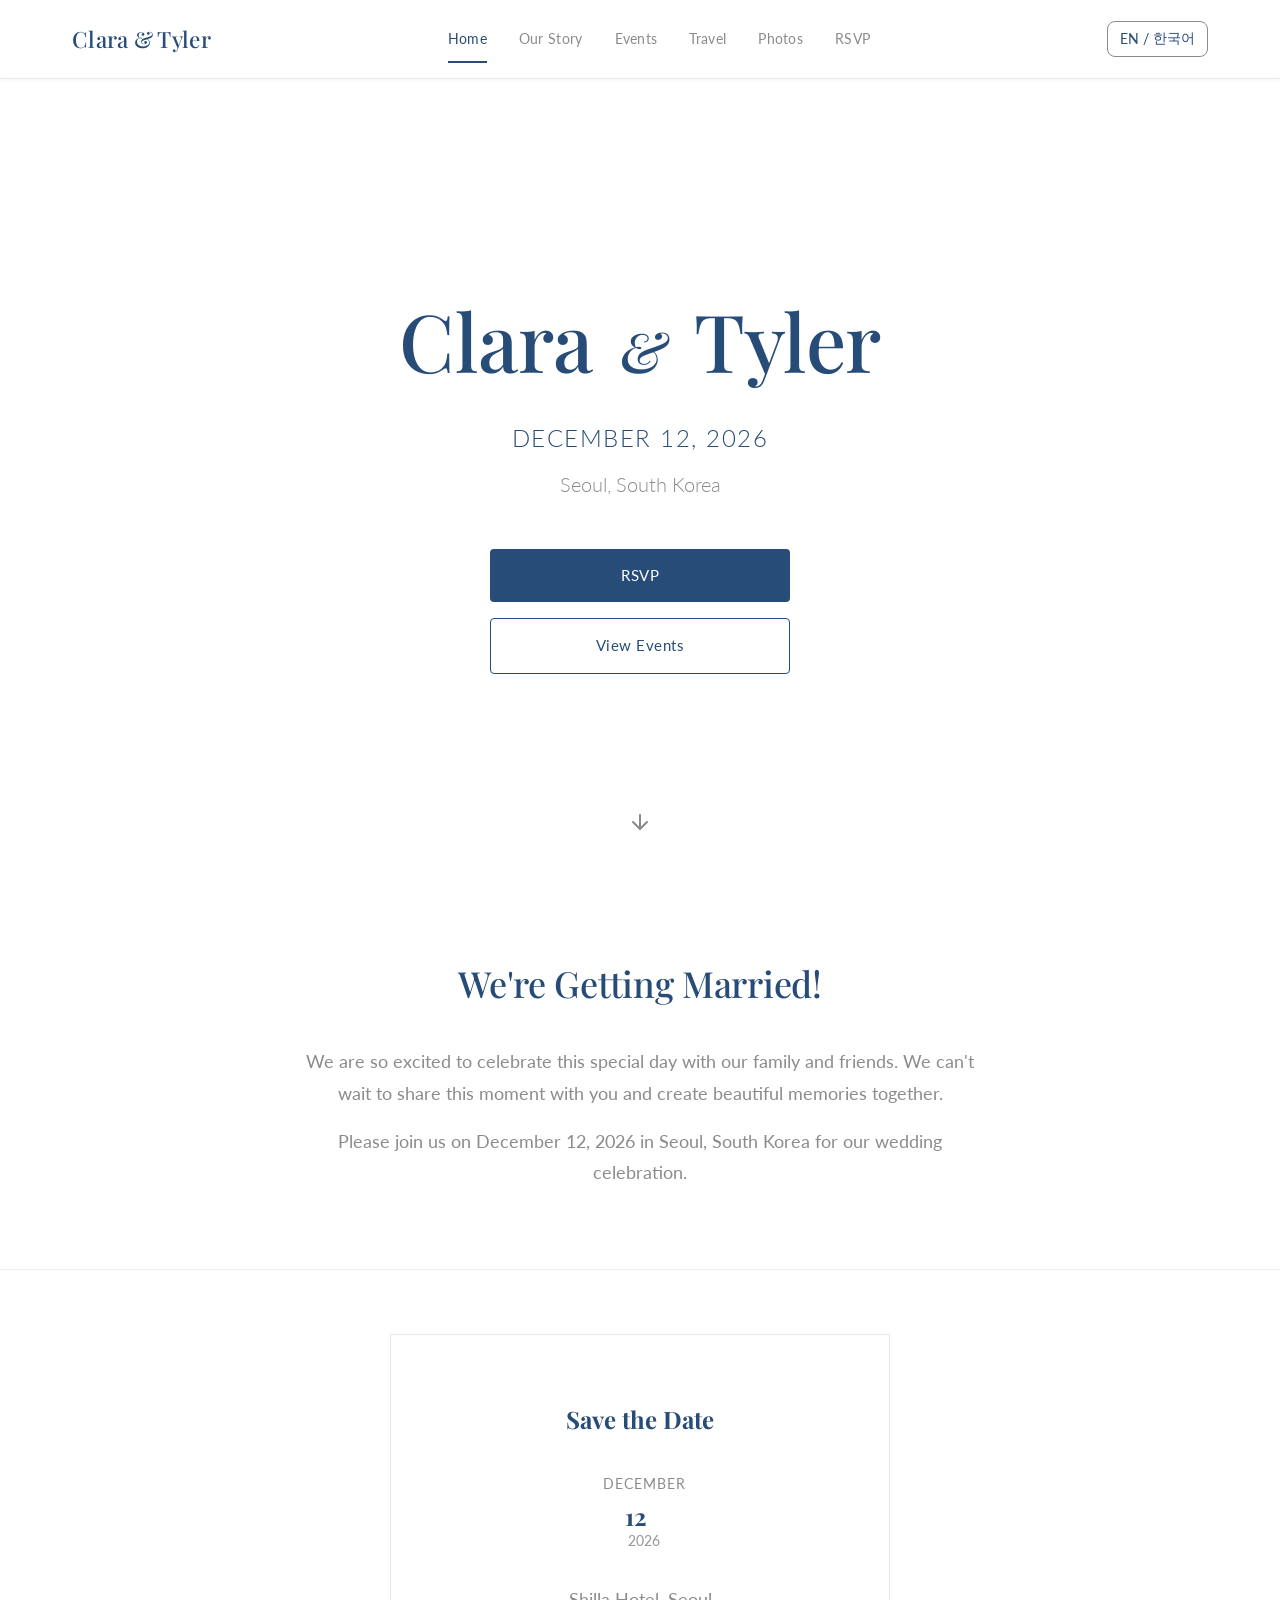
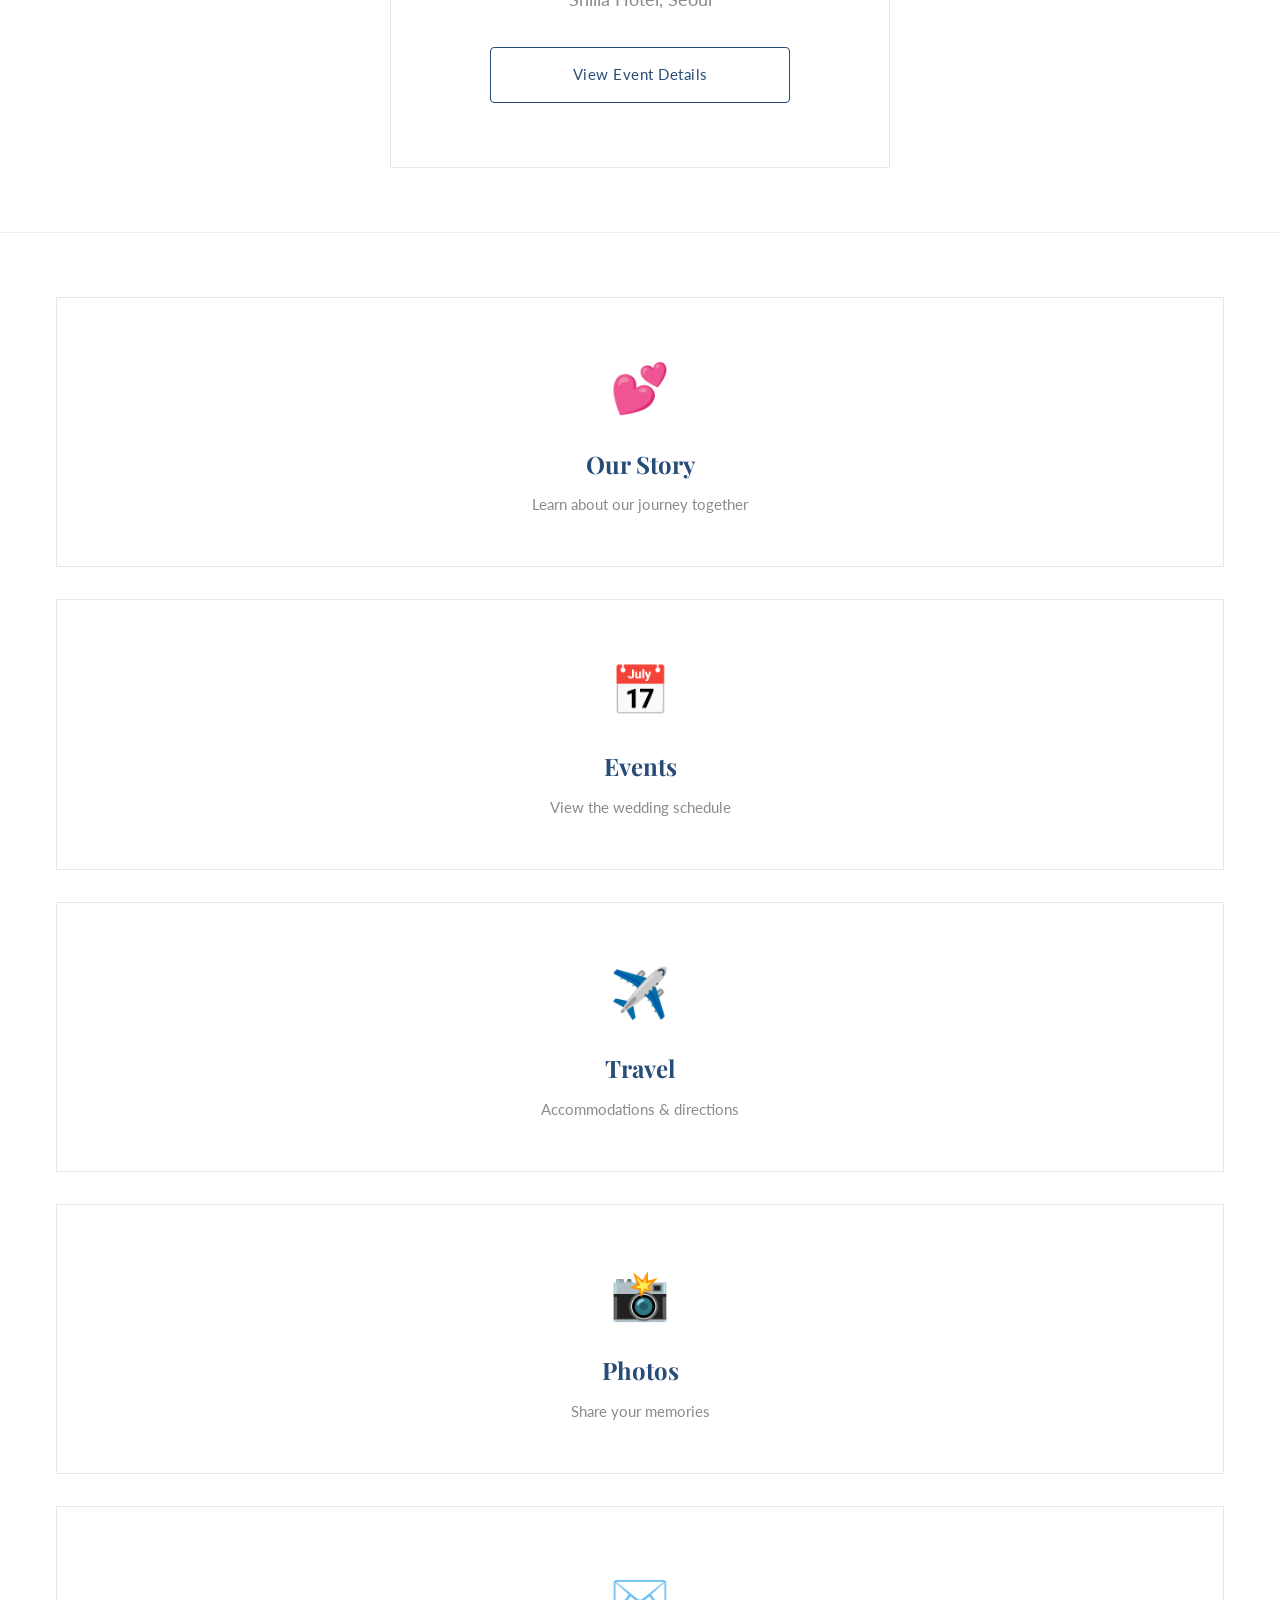
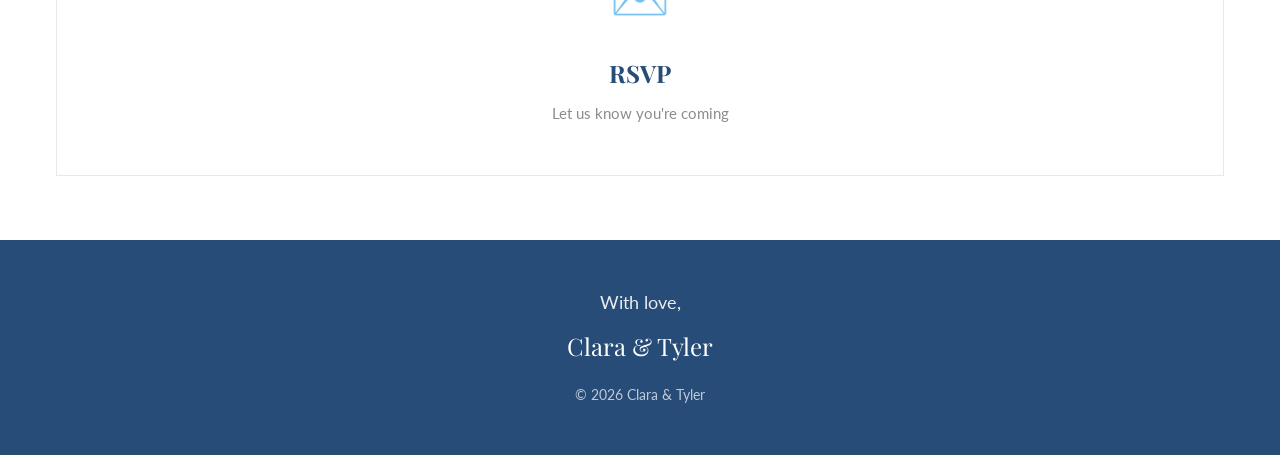
<file: index.html>
<!DOCTYPE html>
<html lang="en">
<head>
    <meta charset="UTF-8">
    <meta name="viewport" content="width=device-width, initial-scale=1.0">
    <title>Clara & Tyler – Wedding Website</title>
    <meta name="description" content="Join us for our wedding celebration on December 12, 2026 in Seoul, South Korea">
    <link rel="preconnect" href="https://fonts.googleapis.com">
    <link rel="preconnect" href="https://fonts.gstatic.com" crossorigin>
    <link href="https://fonts.googleapis.com/css2?family=Playfair+Display:wght@400;500;600;700&family=Lato:wght@300;400;500;700&display=swap" rel="stylesheet">
    <link rel="stylesheet" href="styles.css">
</head>
<body>
    <nav class="navbar">
        <div class="nav-container">
            <a href="index.html" class="nav-logo">Clara & Tyler</a>
            <div class="nav-links">
                <a href="index.html" class="active" data-i18n="nav.home">Home</a>
                <a href="our-story.html" data-i18n="nav.ourStory">Our Story</a>
                <a href="events.html" data-i18n="nav.events">Events</a>
                <a href="travel.html" data-i18n="nav.travel">Travel</a>
                <a href="photos.html" data-i18n="nav.photos">Photos</a>
                <a href="rsvp.html" data-i18n="nav.rsvp">RSVP</a>
            </div>
            <div class="nav-right">
                <button class="lang-toggle" id="langToggle" aria-label="Toggle language">
                    <span data-i18n="lang.en">EN</span> / <span data-i18n="lang.ko">한국어</span>
                </button>
                <button class="mobile-menu-toggle" aria-label="Toggle menu">
                    <span></span>
                    <span></span>
                    <span></span>
                </button>
            </div>
        </div>
    </nav>

    <main>
        <!-- Hero Section -->
        <section class="hero-section">
            <div class="hero-overlay"></div>
            <div class="hero-content">
                <h1 class="hero-names">
                    <span class="name">Clara</span>
                    <span class="ampersand">&</span>
                    <span class="name">Tyler</span>
                </h1>
                <p class="hero-date" data-i18n="hero.date">December 12, 2026</p>
                <p class="hero-location" data-i18n="hero.location">Seoul, South Korea</p>
                <div class="hero-cta">
                    <a href="rsvp.html" class="btn btn-primary" data-i18n="hero.rsvp">RSVP</a>
                    <a href="events.html" class="btn btn-secondary" data-i18n="hero.viewEvents">View Events</a>
                </div>
            </div>
            <div class="scroll-indicator">
                <svg viewBox="0 0 24 24" fill="none" stroke="currentColor">
                    <path d="M12 5v14M5 12l7 7 7-7" stroke-width="2" stroke-linecap="round"/>
                </svg>
            </div>
        </section>

        <!-- Welcome Section -->
        <section class="welcome-section">
            <div class="container">
                <div class="welcome-content">
                    <h2 class="section-title" data-i18n="welcome.title">We're Getting Married!</h2>
                    <p class="welcome-text" data-i18n="welcome.text1">
                        We are so excited to celebrate this special day with our family and friends. 
                        We can't wait to share this moment with you and create beautiful memories together.
                    </p>
                    <p class="welcome-text" data-i18n="welcome.text2">
                        Please join us on December 12, 2026 in Seoul, South Korea for our wedding celebration.
                    </p>
                </div>
            </div>
        </section>

        <!-- Save the Date Section -->
        <section class="save-date-section">
            <div class="container">
                <div class="save-date-card">
                    <div class="save-date-content">
                        <h2 data-i18n="saveDate.title">Save the Date</h2>
                        <div class="date-display">
                            <div class="date-month" data-i18n="saveDate.month">December</div>
                            <div class="date-day">12</div>
                            <div class="date-year">2026</div>
                        </div>
                        <p class="save-date-location" data-i18n="saveDate.location">Shilla Hotel, Seoul</p>
                        <a href="events.html" class="btn btn-outline" data-i18n="saveDate.viewDetails">View Event Details</a>
                    </div>
                </div>
            </div>
        </section>

        <!-- Quick Links Section -->
        <section class="quick-links-section">
            <div class="container">
                <div class="quick-links-grid">
                    <a href="our-story.html" class="quick-link-card">
                        <div class="quick-link-icon">💕</div>
                        <h3 data-i18n="quickLinks.ourStory.title">Our Story</h3>
                        <p data-i18n="quickLinks.ourStory.desc">Learn about our journey together</p>
                    </a>
                    <a href="events.html" class="quick-link-card">
                        <div class="quick-link-icon">📅</div>
                        <h3 data-i18n="quickLinks.events.title">Events</h3>
                        <p data-i18n="quickLinks.events.desc">View the wedding schedule</p>
                    </a>
                    <a href="travel.html" class="quick-link-card">
                        <div class="quick-link-icon">✈️</div>
                        <h3 data-i18n="quickLinks.travel.title">Travel</h3>
                        <p data-i18n="quickLinks.travel.desc">Accommodations & directions</p>
                    </a>
                    <a href="photos.html" class="quick-link-card">
                        <div class="quick-link-icon">📸</div>
                        <h3 data-i18n="quickLinks.photos.title">Photos</h3>
                        <p data-i18n="quickLinks.photos.desc">Share your memories</p>
                    </a>
                    <a href="rsvp.html" class="quick-link-card">
                        <div class="quick-link-icon">✉️</div>
                        <h3 data-i18n="quickLinks.rsvp.title">RSVP</h3>
                        <p data-i18n="quickLinks.rsvp.desc">Let us know you're coming</p>
                    </a>
                </div>
            </div>
        </section>
    </main>

    <footer class="footer">
        <div class="container">
            <p class="footer-text" data-i18n="footer.withLove">With love,</p>
            <p class="footer-names">Clara & Tyler</p>
            <p class="footer-copy">&copy; 2026 Clara & Tyler</p>
        </div>
    </footer>

    <script src="script.js"></script>
</body>
</html>
</file>
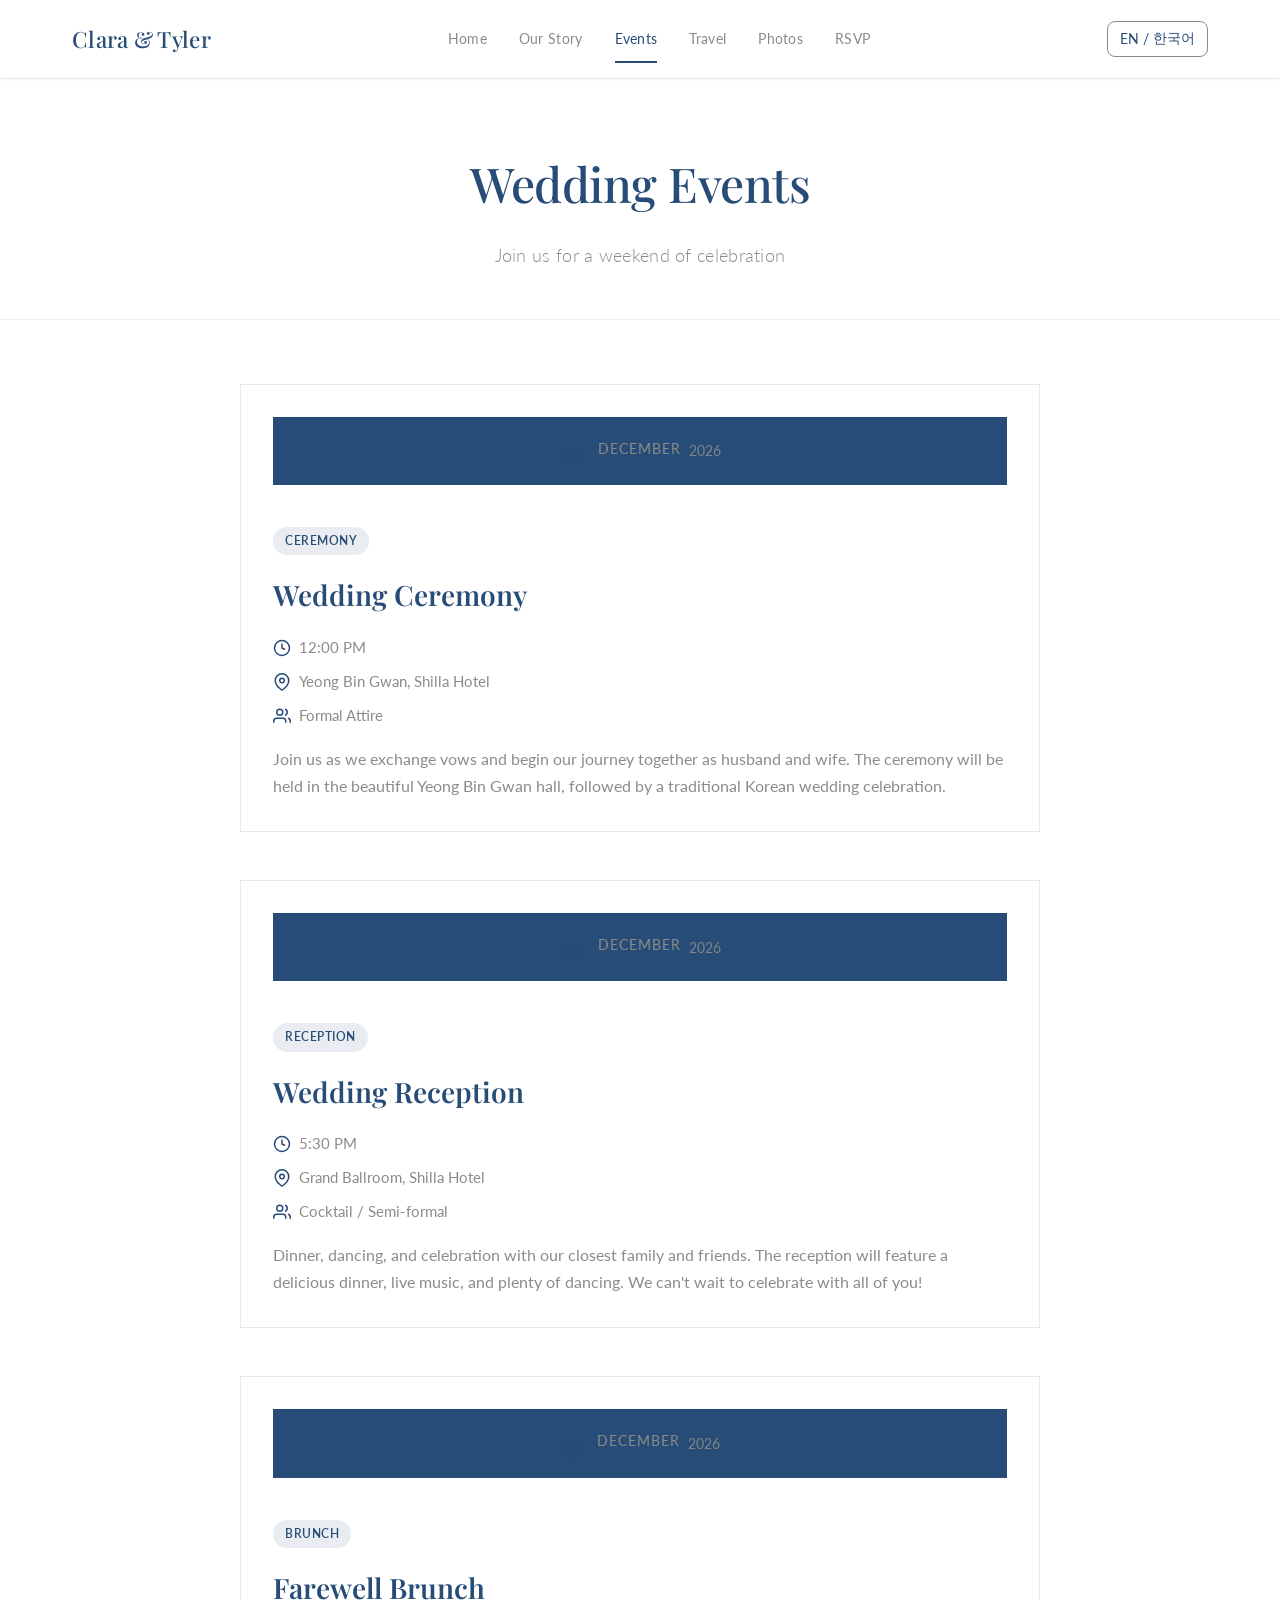
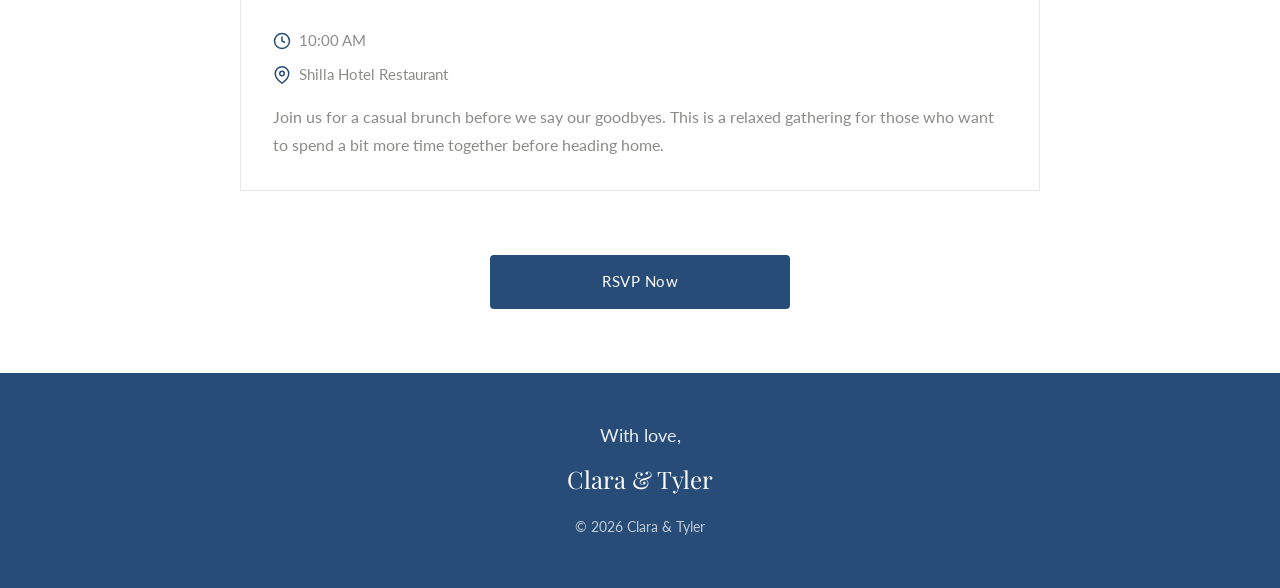
<file: events.html>
<!DOCTYPE html>
<html lang="en">
<head>
    <meta charset="UTF-8">
    <meta name="viewport" content="width=device-width, initial-scale=1.0">
    <title>Events – Clara & Tyler</title>
    <meta name="description" content="Wedding events and celebration schedule for Clara & Tyler">
    <link rel="preconnect" href="https://fonts.googleapis.com">
    <link rel="preconnect" href="https://fonts.gstatic.com" crossorigin>
    <link href="https://fonts.googleapis.com/css2?family=Playfair+Display:wght@400;500;600;700&family=Lato:wght@300;400;500;700&display=swap" rel="stylesheet">
    <link rel="stylesheet" href="styles.css">
</head>
<body>
    <nav class="navbar">
        <div class="nav-container">
            <a href="index.html" class="nav-logo">Clara & Tyler</a>
            <div class="nav-links">
                <a href="index.html" data-i18n="nav.home">Home</a>
                <a href="our-story.html" data-i18n="nav.ourStory">Our Story</a>
                <a href="events.html" class="active" data-i18n="nav.events">Events</a>
                <a href="travel.html" data-i18n="nav.travel">Travel</a>
                <a href="photos.html" data-i18n="nav.photos">Photos</a>
                <a href="rsvp.html" data-i18n="nav.rsvp">RSVP</a>
            </div>
            <div class="nav-right">
                <button class="lang-toggle" id="langToggle" aria-label="Toggle language">
                    <span data-i18n="lang.en">EN</span> / <span data-i18n="lang.ko">한국어</span>
                </button>
                <button class="mobile-menu-toggle" aria-label="Toggle menu">
                    <span></span>
                    <span></span>
                    <span></span>
                </button>
            </div>
        </div>
    </nav>

    <main>
        <section class="page-hero">
            <div class="container">
                <h1 class="page-title" data-i18n="events.pageTitle">Wedding Events</h1>
                <p class="page-subtitle" data-i18n="events.pageSubtitle">Join us for a weekend of celebration</p>
            </div>
        </section>

        <section class="events-section">
            <div class="container">
                <div class="events-timeline">
                    <div class="event-card">
                        <div class="event-date">
                            <span class="date-day">12</span>
                            <span class="date-month" data-i18n="events.month.december">December</span>
                            <span class="date-year">2026</span>
                        </div>
                        <div class="event-content">
                            <div class="event-badge" data-i18n="events.ceremony.badge">Ceremony</div>
                            <h3 data-i18n="events.ceremony.title">Wedding Ceremony</h3>
                            <div class="event-details">
                                <div class="detail-item">
                                    <svg class="icon" viewBox="0 0 24 24" fill="none" stroke="currentColor">
                                        <circle cx="12" cy="12" r="10"></circle>
                                        <polyline points="12 6 12 12 16 14"></polyline>
                                    </svg>
                                    <span>12:00 PM</span>
                                </div>
                                <div class="detail-item">
                                    <svg class="icon" viewBox="0 0 24 24" fill="none" stroke="currentColor">
                                        <path d="M21 10c0 7-9 13-9 13s-9-6-9-13a9 9 0 0 1 18 0z"></path>
                                        <circle cx="12" cy="10" r="3"></circle>
                                    </svg>
                                    <span>Yeong Bin Gwan, Shilla Hotel</span>
                                </div>
                                <div class="detail-item">
                                    <svg class="icon" viewBox="0 0 24 24" fill="none" stroke="currentColor">
                                        <path d="M17 21v-2a4 4 0 0 0-4-4H5a4 4 0 0 0-4 4v2"></path>
                                        <circle cx="9" cy="7" r="4"></circle>
                                        <path d="M23 21v-2a4 4 0 0 0-3-3.87"></path>
                                        <path d="M16 3.13a4 4 0 0 1 0 7.75"></path>
                                    </svg>
                                    <span data-i18n="events.ceremony.attire">Formal Attire</span>
                                </div>
                            </div>
                            <p class="event-description" data-i18n="events.ceremony.description">
                                Join us as we exchange vows and begin our journey together as husband and wife. 
                                The ceremony will be held in the beautiful Yeong Bin Gwan hall, followed by a 
                                traditional Korean wedding celebration.
                            </p>
                        </div>
                    </div>

                    <div class="event-card">
                        <div class="event-date">
                            <span class="date-day">12</span>
                            <span class="date-month" data-i18n="events.month.december">December</span>
                            <span class="date-year">2026</span>
                        </div>
                        <div class="event-content">
                            <div class="event-badge" data-i18n="events.reception.badge">Reception</div>
                            <h3 data-i18n="events.reception.title">Wedding Reception</h3>
                            <div class="event-details">
                                <div class="detail-item">
                                    <svg class="icon" viewBox="0 0 24 24" fill="none" stroke="currentColor">
                                        <circle cx="12" cy="12" r="10"></circle>
                                        <polyline points="12 6 12 12 16 14"></polyline>
                                    </svg>
                                    <span>5:30 PM</span>
                                </div>
                                <div class="detail-item">
                                    <svg class="icon" viewBox="0 0 24 24" fill="none" stroke="currentColor">
                                        <path d="M21 10c0 7-9 13-9 13s-9-6-9-13a9 9 0 0 1 18 0z"></path>
                                        <circle cx="12" cy="10" r="3"></circle>
                                    </svg>
                                    <span>Grand Ballroom, Shilla Hotel</span>
                                </div>
                                <div class="detail-item">
                                    <svg class="icon" viewBox="0 0 24 24" fill="none" stroke="currentColor">
                                        <path d="M17 21v-2a4 4 0 0 0-4-4H5a4 4 0 0 0-4 4v2"></path>
                                        <circle cx="9" cy="7" r="4"></circle>
                                        <path d="M23 21v-2a4 4 0 0 0-3-3.87"></path>
                                        <path d="M16 3.13a4 4 0 0 1 0 7.75"></path>
                                    </svg>
                                    <span data-i18n="events.reception.attire">Cocktail / Semi-formal</span>
                                </div>
                            </div>
                            <p class="event-description" data-i18n="events.reception.description">
                                Dinner, dancing, and celebration with our closest family and friends. 
                                The reception will feature a delicious dinner, live music, and plenty 
                                of dancing. We can't wait to celebrate with all of you!
                            </p>
                        </div>
                    </div>

                    <div class="event-card">
                        <div class="event-date">
                            <span class="date-day">13</span>
                            <span class="date-month" data-i18n="events.month.december">December</span>
                            <span class="date-year">2026</span>
                        </div>
                        <div class="event-content">
                            <div class="event-badge" data-i18n="events.brunch.badge">Brunch</div>
                            <h3 data-i18n="events.brunch.title">Farewell Brunch</h3>
                            <div class="event-details">
                                <div class="detail-item">
                                    <svg class="icon" viewBox="0 0 24 24" fill="none" stroke="currentColor">
                                        <circle cx="12" cy="12" r="10"></circle>
                                        <polyline points="12 6 12 12 16 14"></polyline>
                                    </svg>
                                    <span>10:00 AM</span>
                                </div>
                                <div class="detail-item">
                                    <svg class="icon" viewBox="0 0 24 24" fill="none" stroke="currentColor">
                                        <path d="M21 10c0 7-9 13-9 13s-9-6-9-13a9 9 0 0 1 18 0z"></path>
                                        <circle cx="12" cy="10" r="3"></circle>
                                    </svg>
                                    <span>Shilla Hotel Restaurant</span>
                                </div>
                            </div>
                            <p class="event-description" data-i18n="events.brunch.description">
                                Join us for a casual brunch before we say our goodbyes. This is a 
                                relaxed gathering for those who want to spend a bit more time together 
                                before heading home.
                            </p>
                        </div>
                    </div>
                </div>

                <div class="events-cta">
                    <a href="rsvp.html" class="btn btn-primary" data-i18n="events.rsvpNow">RSVP Now</a>
                </div>
            </div>
        </section>
    </main>

    <footer class="footer">
        <div class="container">
            <p class="footer-text" data-i18n="footer.withLove">With love,</p>
            <p class="footer-names">Clara & Tyler</p>
            <p class="footer-copy">&copy; 2026 Clara & Tyler</p>
        </div>
    </footer>

    <script src="script.js"></script>
</body>
</html>
</file>
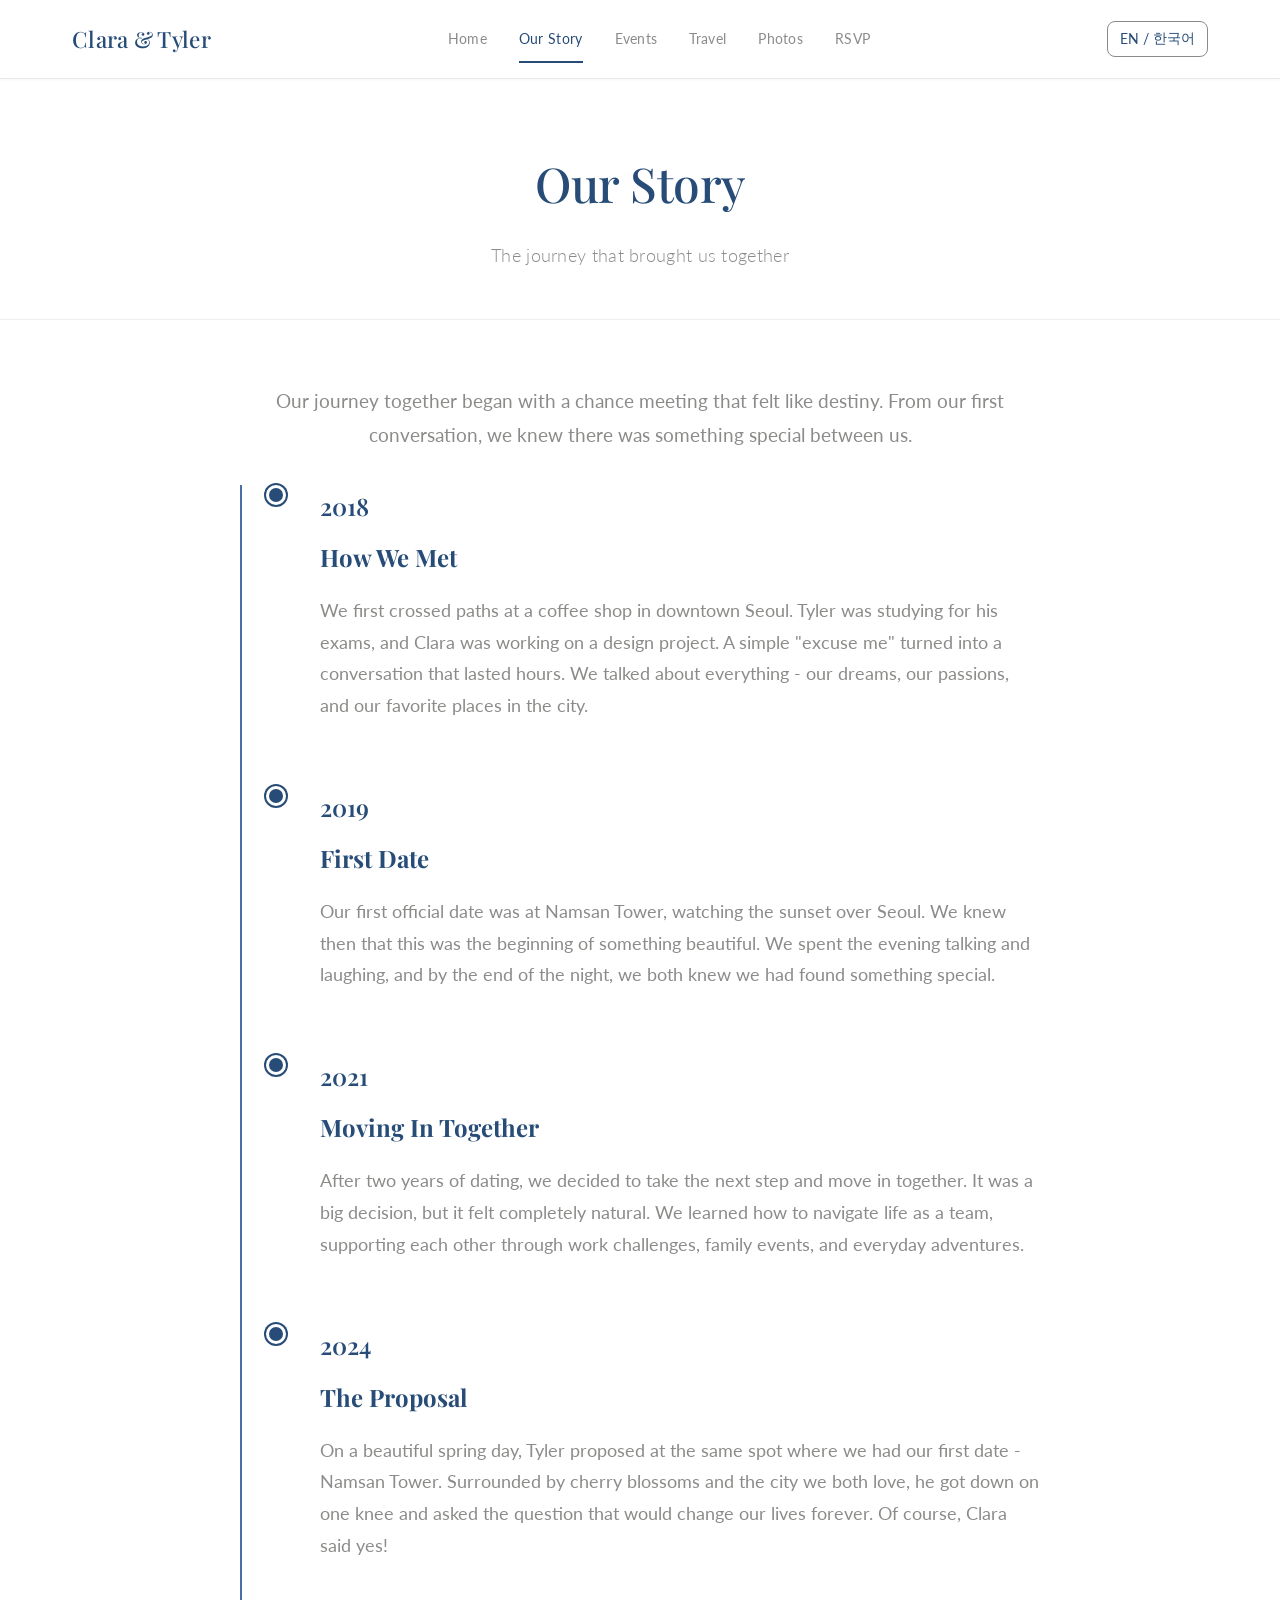
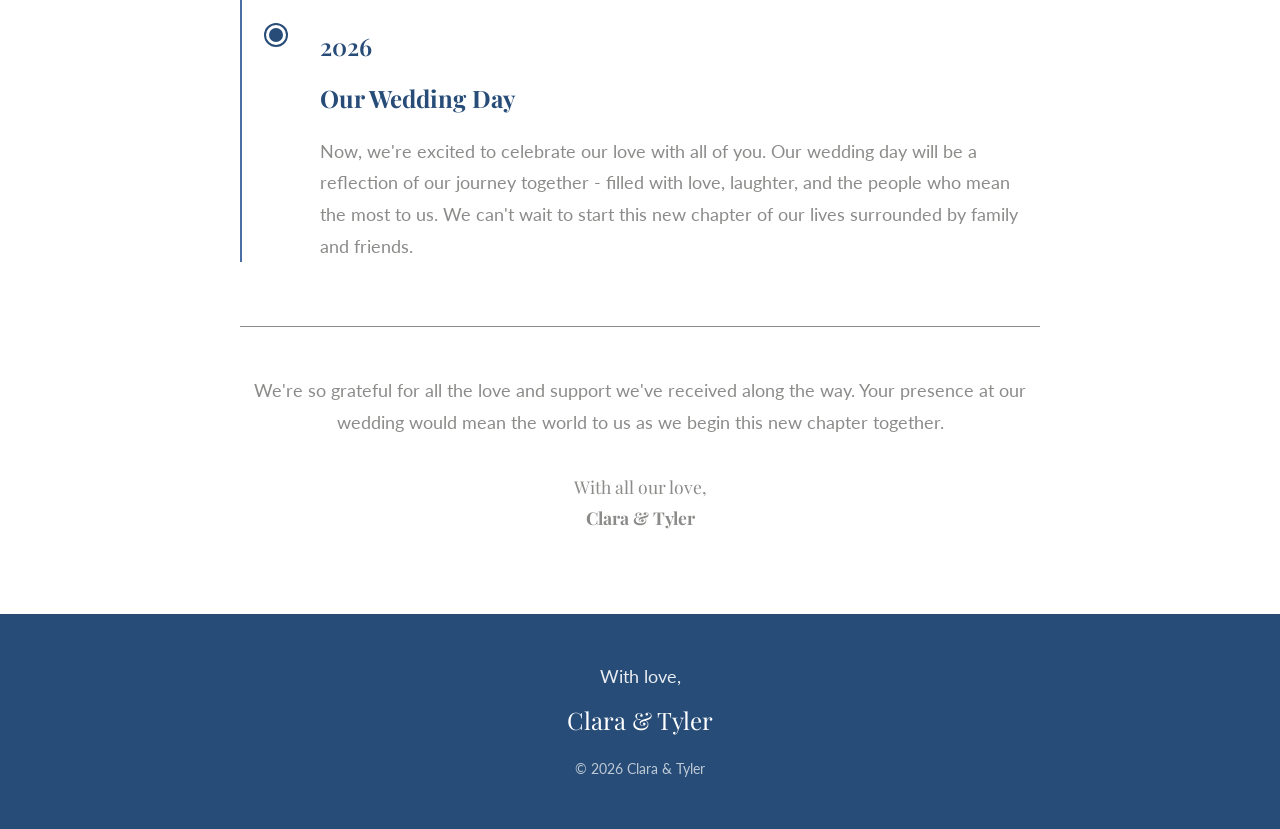
<file: our-story.html>
<!DOCTYPE html>
<html lang="en">
<head>
    <meta charset="UTF-8">
    <meta name="viewport" content="width=device-width, initial-scale=1.0">
    <title>Our Story – Clara & Tyler</title>
    <meta name="description" content="The story of how Clara and Tyler met and fell in love">
    <link rel="preconnect" href="https://fonts.googleapis.com">
    <link rel="preconnect" href="https://fonts.gstatic.com" crossorigin>
    <link href="https://fonts.googleapis.com/css2?family=Playfair+Display:wght@400;500;600;700&family=Lato:wght@300;400;500;700&display=swap" rel="stylesheet">
    <link rel="stylesheet" href="styles.css">
</head>
<body>
    <nav class="navbar">
        <div class="nav-container">
            <a href="index.html" class="nav-logo">Clara & Tyler</a>
            <div class="nav-links">
                <a href="index.html" data-i18n="nav.home">Home</a>
                <a href="our-story.html" class="active" data-i18n="nav.ourStory">Our Story</a>
                <a href="events.html" data-i18n="nav.events">Events</a>
                <a href="travel.html" data-i18n="nav.travel">Travel</a>
                <a href="photos.html" data-i18n="nav.photos">Photos</a>
                <a href="rsvp.html" data-i18n="nav.rsvp">RSVP</a>
            </div>
            <div class="nav-right">
                <button class="lang-toggle" id="langToggle" aria-label="Toggle language">
                    <span data-i18n="lang.en">EN</span> / <span data-i18n="lang.ko">한국어</span>
                </button>
                <button class="mobile-menu-toggle" aria-label="Toggle menu">
                    <span></span>
                    <span></span>
                    <span></span>
                </button>
            </div>
        </div>
    </nav>

    <main>
        <section class="page-hero">
            <div class="container">
                <h1 class="page-title" data-i18n="story.pageTitle">Our Story</h1>
                <p class="page-subtitle" data-i18n="story.pageSubtitle">The journey that brought us together</p>
            </div>
        </section>

        <section class="story-section">
            <div class="container">
                <div class="story-content">
                    <div class="story-text">
                        <p class="story-intro" data-i18n="story.intro">
                            Our journey together began with a chance meeting that felt like destiny. 
                            From our first conversation, we knew there was something special between us.
                        </p>
                        
                        <div class="story-timeline">
                            <div class="timeline-item">
                                <div class="timeline-year">2018</div>
                                <div class="timeline-content">
                                    <h3 data-i18n="story.timeline.2018.title">How We Met</h3>
                                    <p data-i18n="story.timeline.2018.text">
                                        We first crossed paths at a coffee shop in downtown Seoul. Tyler was studying 
                                        for his exams, and Clara was working on a design project. A simple "excuse me" 
                                        turned into a conversation that lasted hours. We talked about everything - our 
                                        dreams, our passions, and our favorite places in the city.
                                    </p>
                                </div>
                            </div>

                            <div class="timeline-item">
                                <div class="timeline-year">2019</div>
                                <div class="timeline-content">
                                    <h3 data-i18n="story.timeline.2019.title">First Date</h3>
                                    <p data-i18n="story.timeline.2019.text">
                                        Our first official date was at Namsan Tower, watching the sunset over Seoul. 
                                        We knew then that this was the beginning of something beautiful. We spent the 
                                        evening talking and laughing, and by the end of the night, we both knew we had 
                                        found something special.
                                    </p>
                                </div>
                            </div>

                            <div class="timeline-item">
                                <div class="timeline-year">2021</div>
                                <div class="timeline-content">
                                    <h3 data-i18n="story.timeline.2021.title">Moving In Together</h3>
                                    <p data-i18n="story.timeline.2021.text">
                                        After two years of dating, we decided to take the next step and move in together. 
                                        It was a big decision, but it felt completely natural. We learned how to navigate 
                                        life as a team, supporting each other through work challenges, family events, 
                                        and everyday adventures.
                                    </p>
                                </div>
                            </div>

                            <div class="timeline-item">
                                <div class="timeline-year">2024</div>
                                <div class="timeline-content">
                                    <h3 data-i18n="story.timeline.2024.title">The Proposal</h3>
                                    <p data-i18n="story.timeline.2024.text">
                                        On a beautiful spring day, Tyler proposed at the same spot where we had our first 
                                        date - Namsan Tower. Surrounded by cherry blossoms and the city we both love, 
                                        he got down on one knee and asked the question that would change our lives forever. 
                                        Of course, Clara said yes!
                                    </p>
                                </div>
                            </div>

                            <div class="timeline-item">
                                <div class="timeline-year">2026</div>
                                <div class="timeline-content">
                                    <h3 data-i18n="story.timeline.2026.title">Our Wedding Day</h3>
                                    <p data-i18n="story.timeline.2026.text">
                                        Now, we're excited to celebrate our love with all of you. Our wedding day will be 
                                        a reflection of our journey together - filled with love, laughter, and the people 
                                        who mean the most to us. We can't wait to start this new chapter of our lives 
                                        surrounded by family and friends.
                                    </p>
                                </div>
                            </div>
                        </div>

                        <div class="story-closing">
                            <p data-i18n="story.closing">
                                We're so grateful for all the love and support we've received along the way. 
                                Your presence at our wedding would mean the world to us as we begin this new 
                                chapter together.
                            </p>
                            <p class="story-signature" data-i18n="story.signature">With all our love,<br><strong>Clara & Tyler</strong></p>
                        </div>
                    </div>
                </div>
            </div>
        </section>
    </main>

    <footer class="footer">
        <div class="container">
            <p class="footer-text" data-i18n="footer.withLove">With love,</p>
            <p class="footer-names">Clara & Tyler</p>
            <p class="footer-copy">&copy; 2026 Clara & Tyler</p>
        </div>
    </footer>

    <script src="script.js"></script>
</body>
</html>
</file>
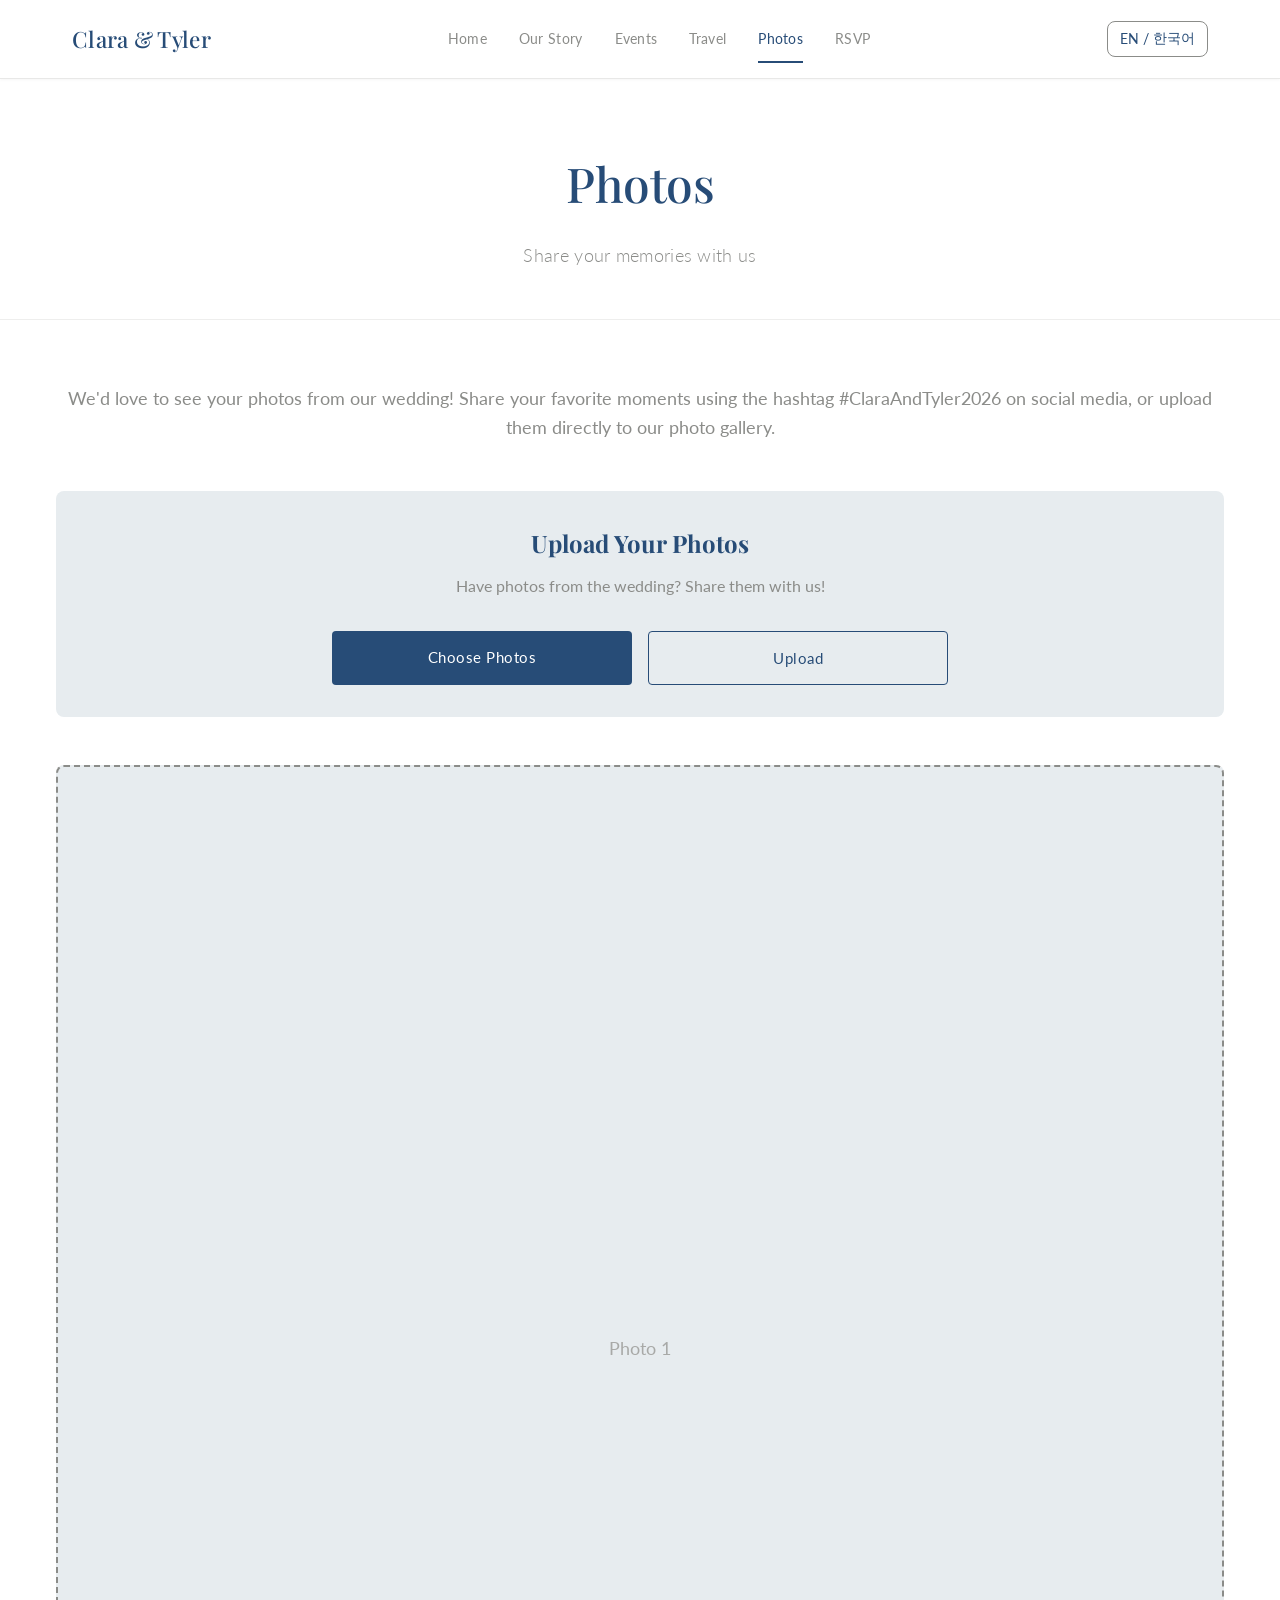
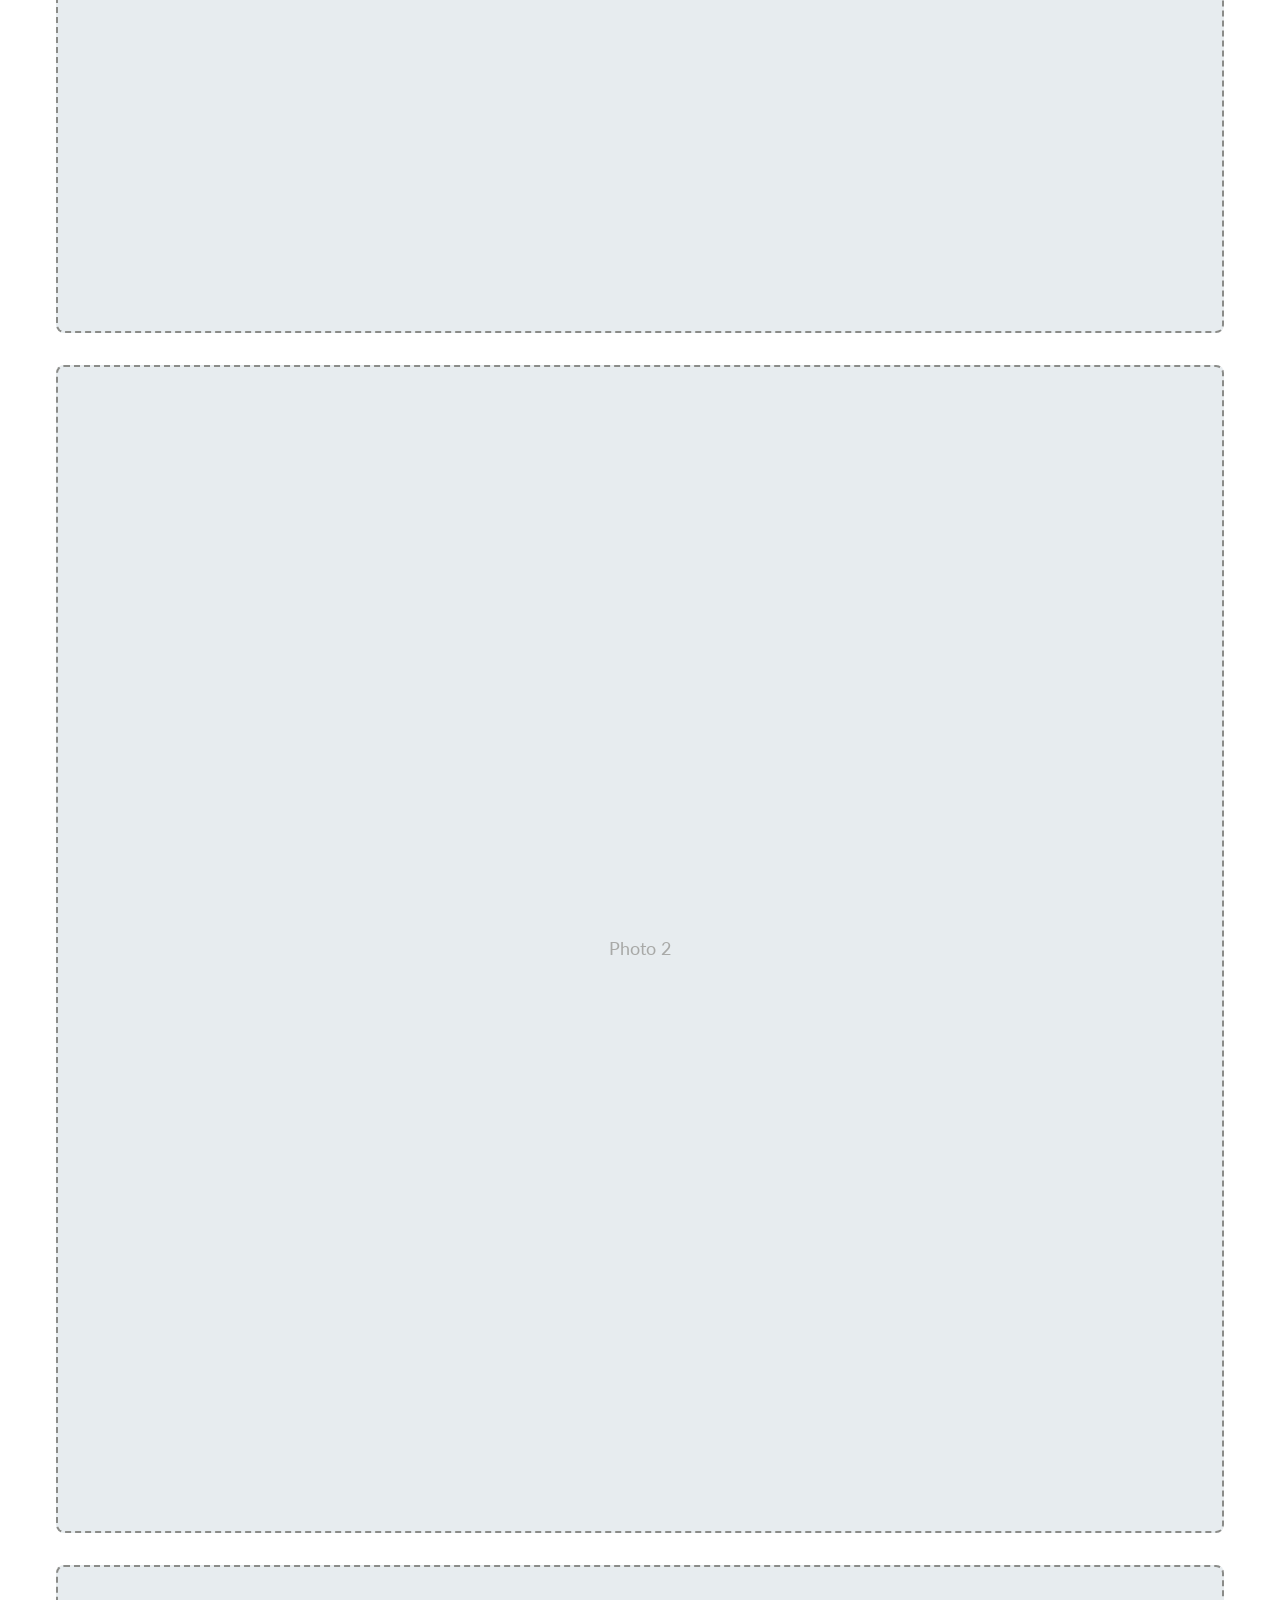
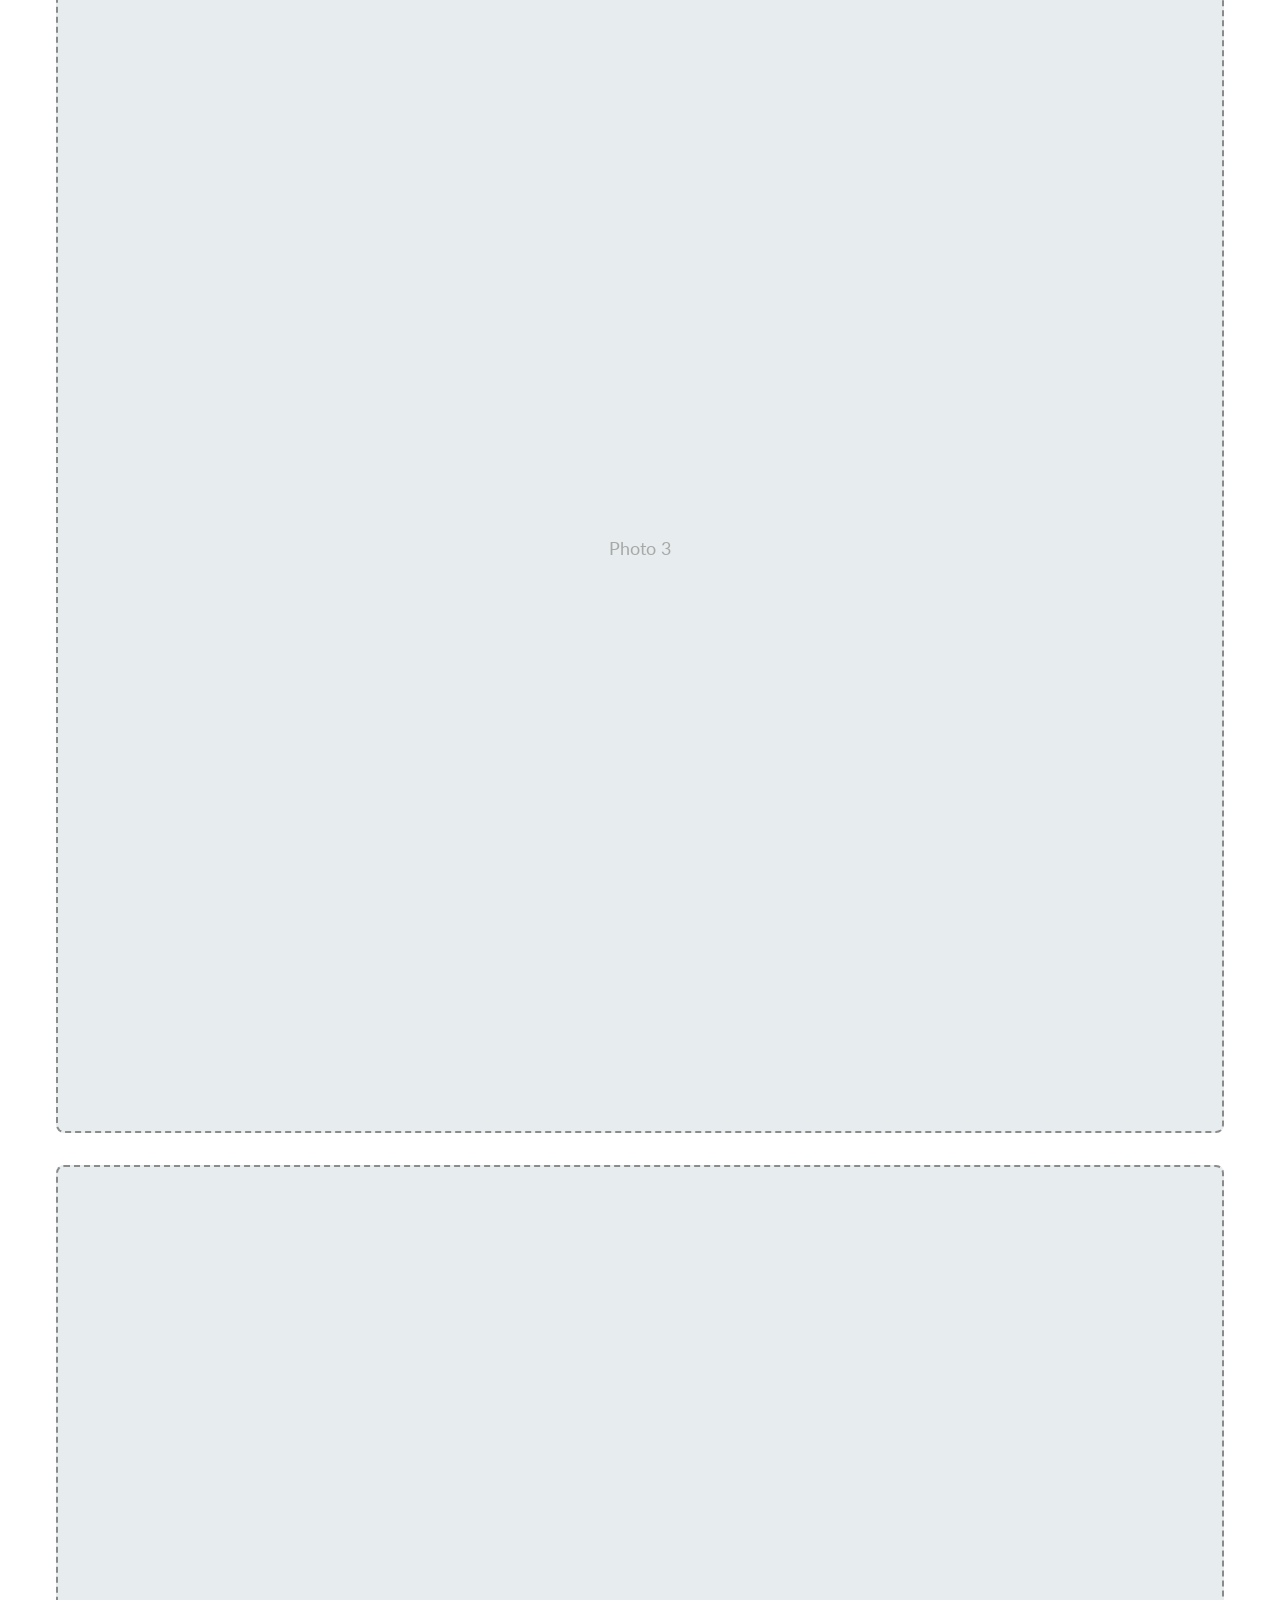
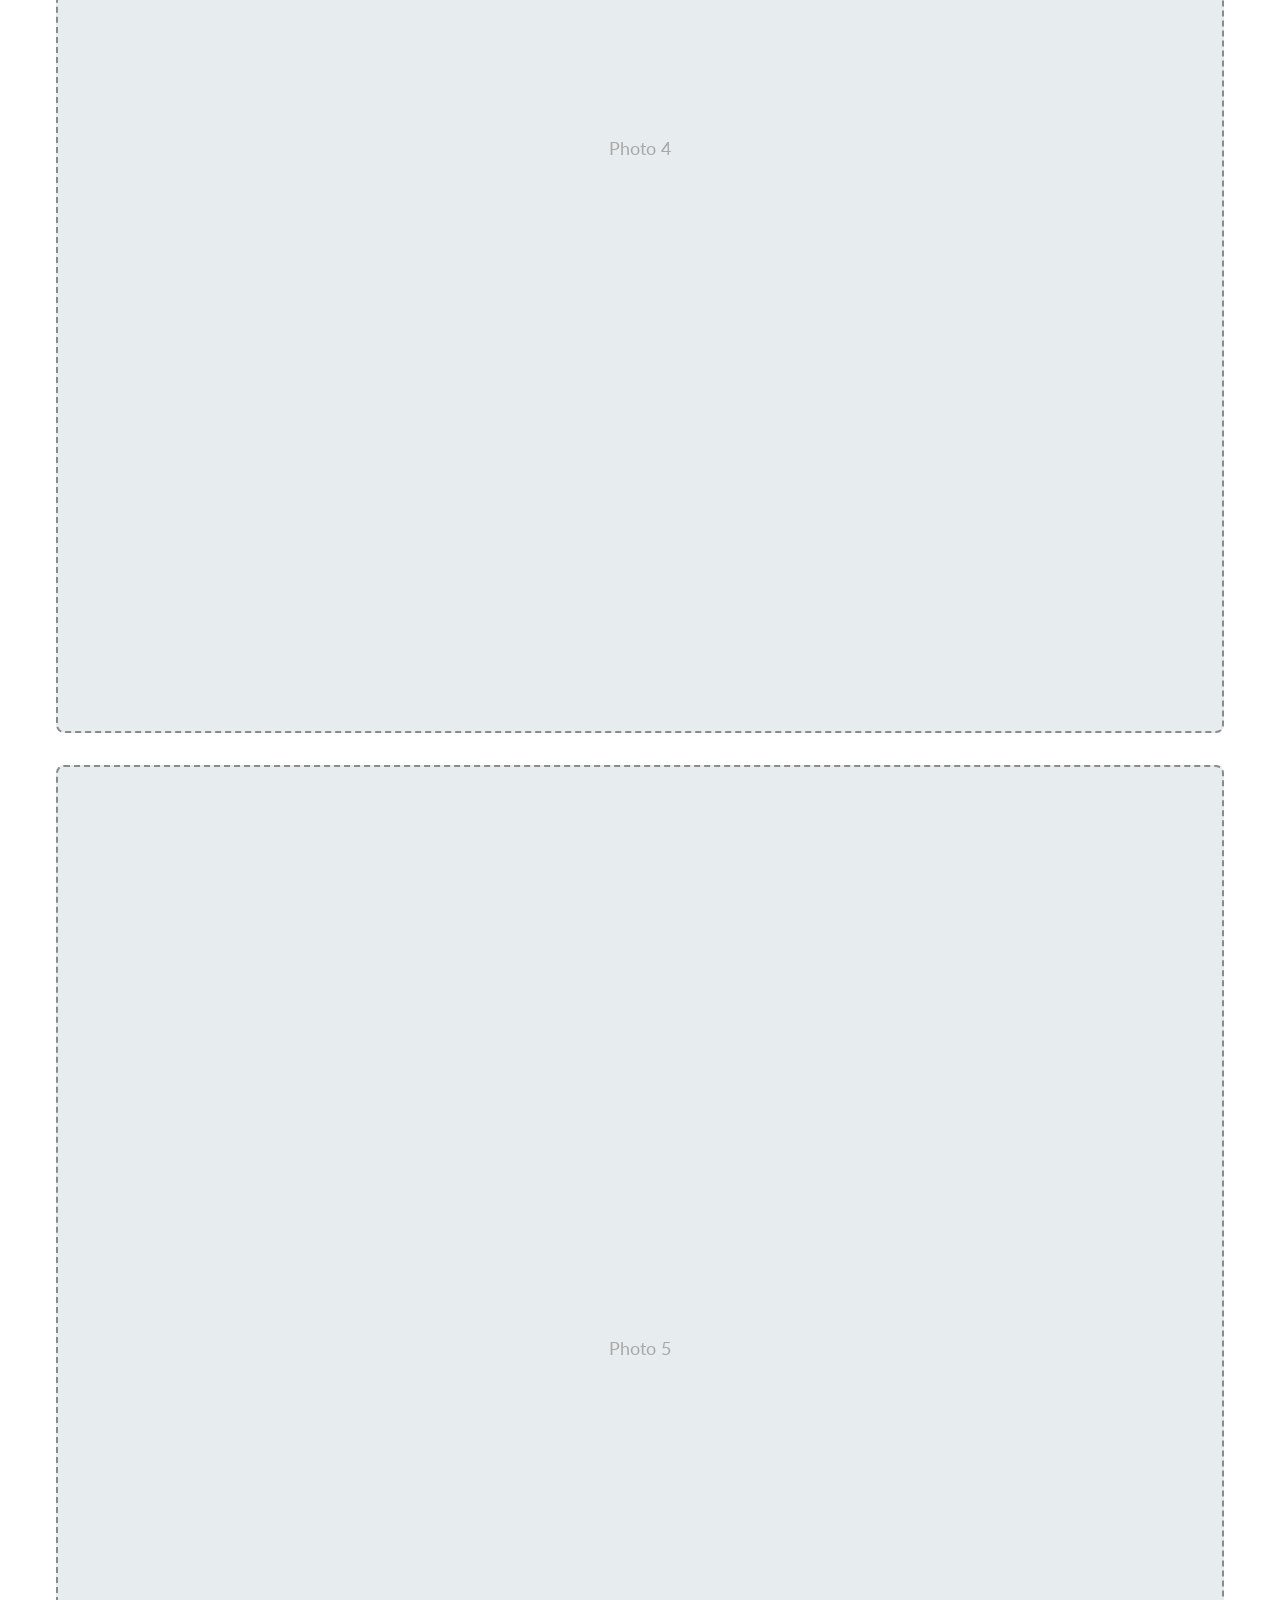
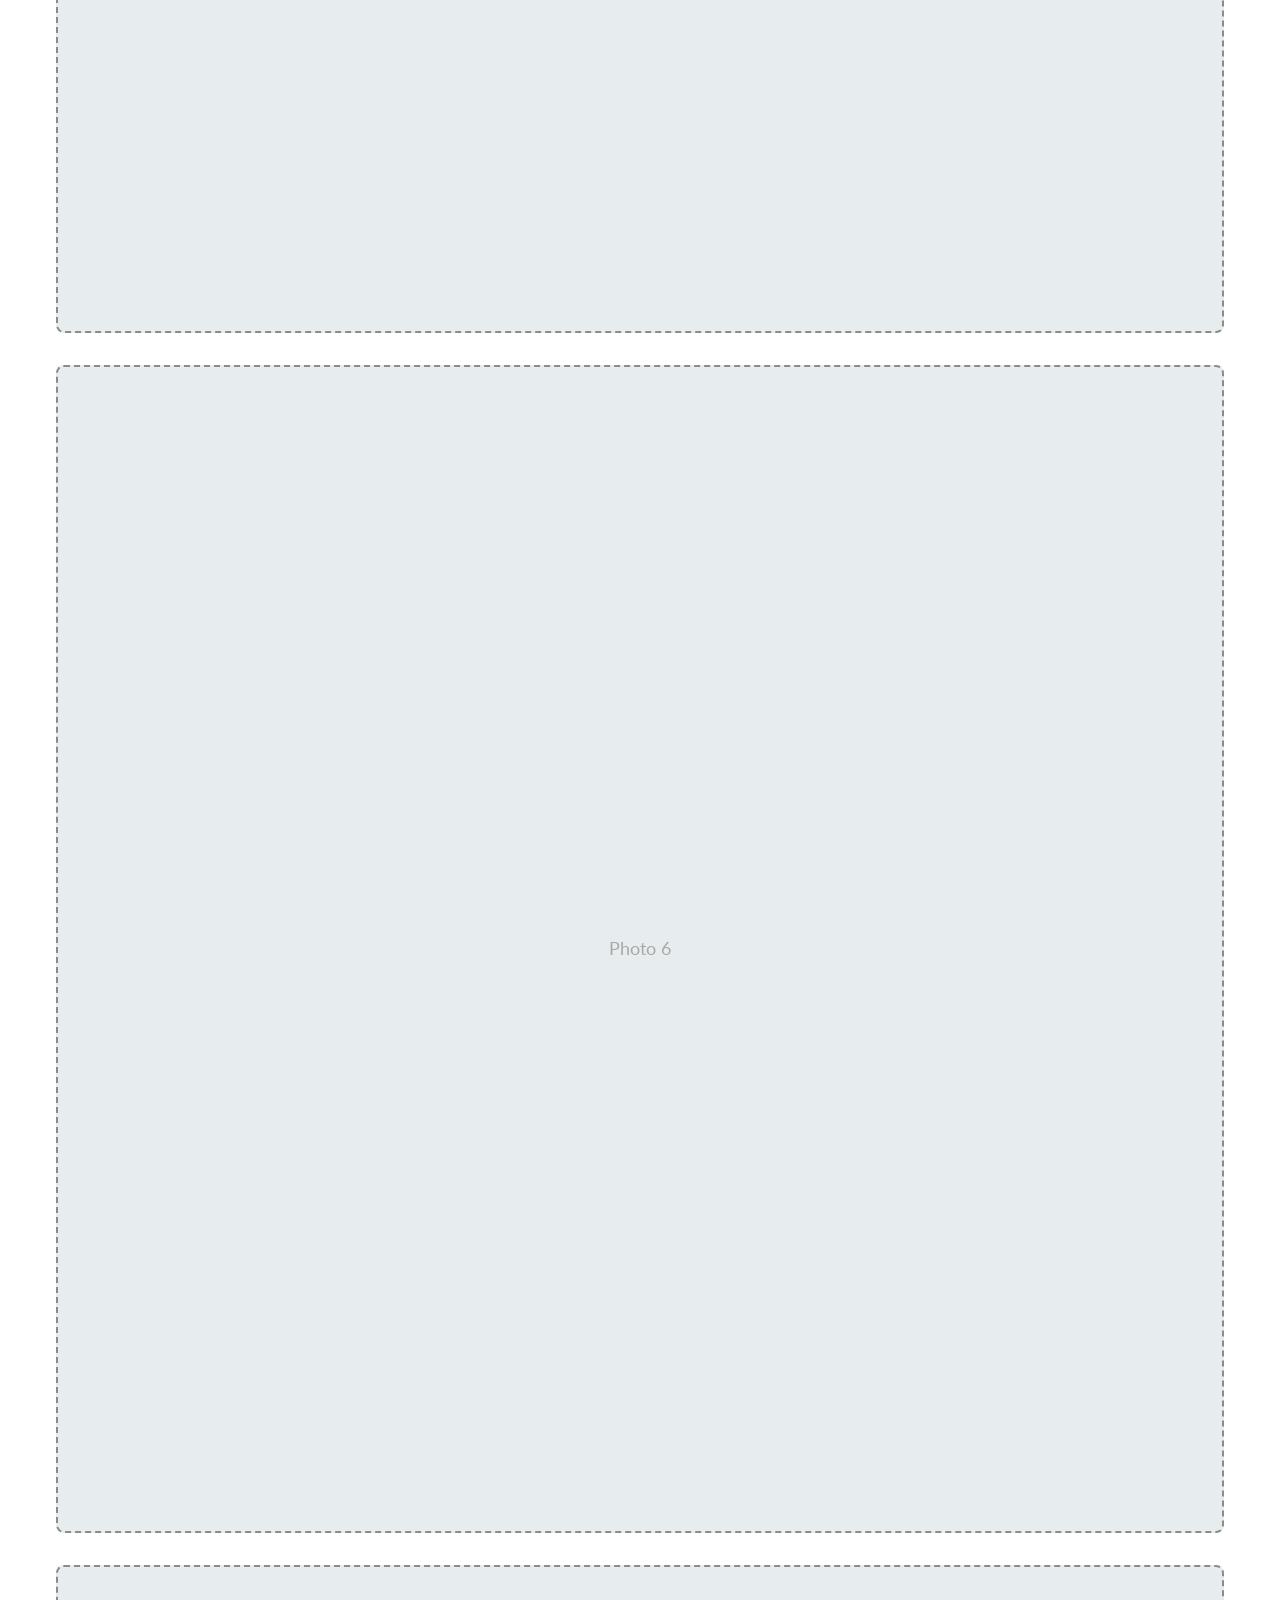
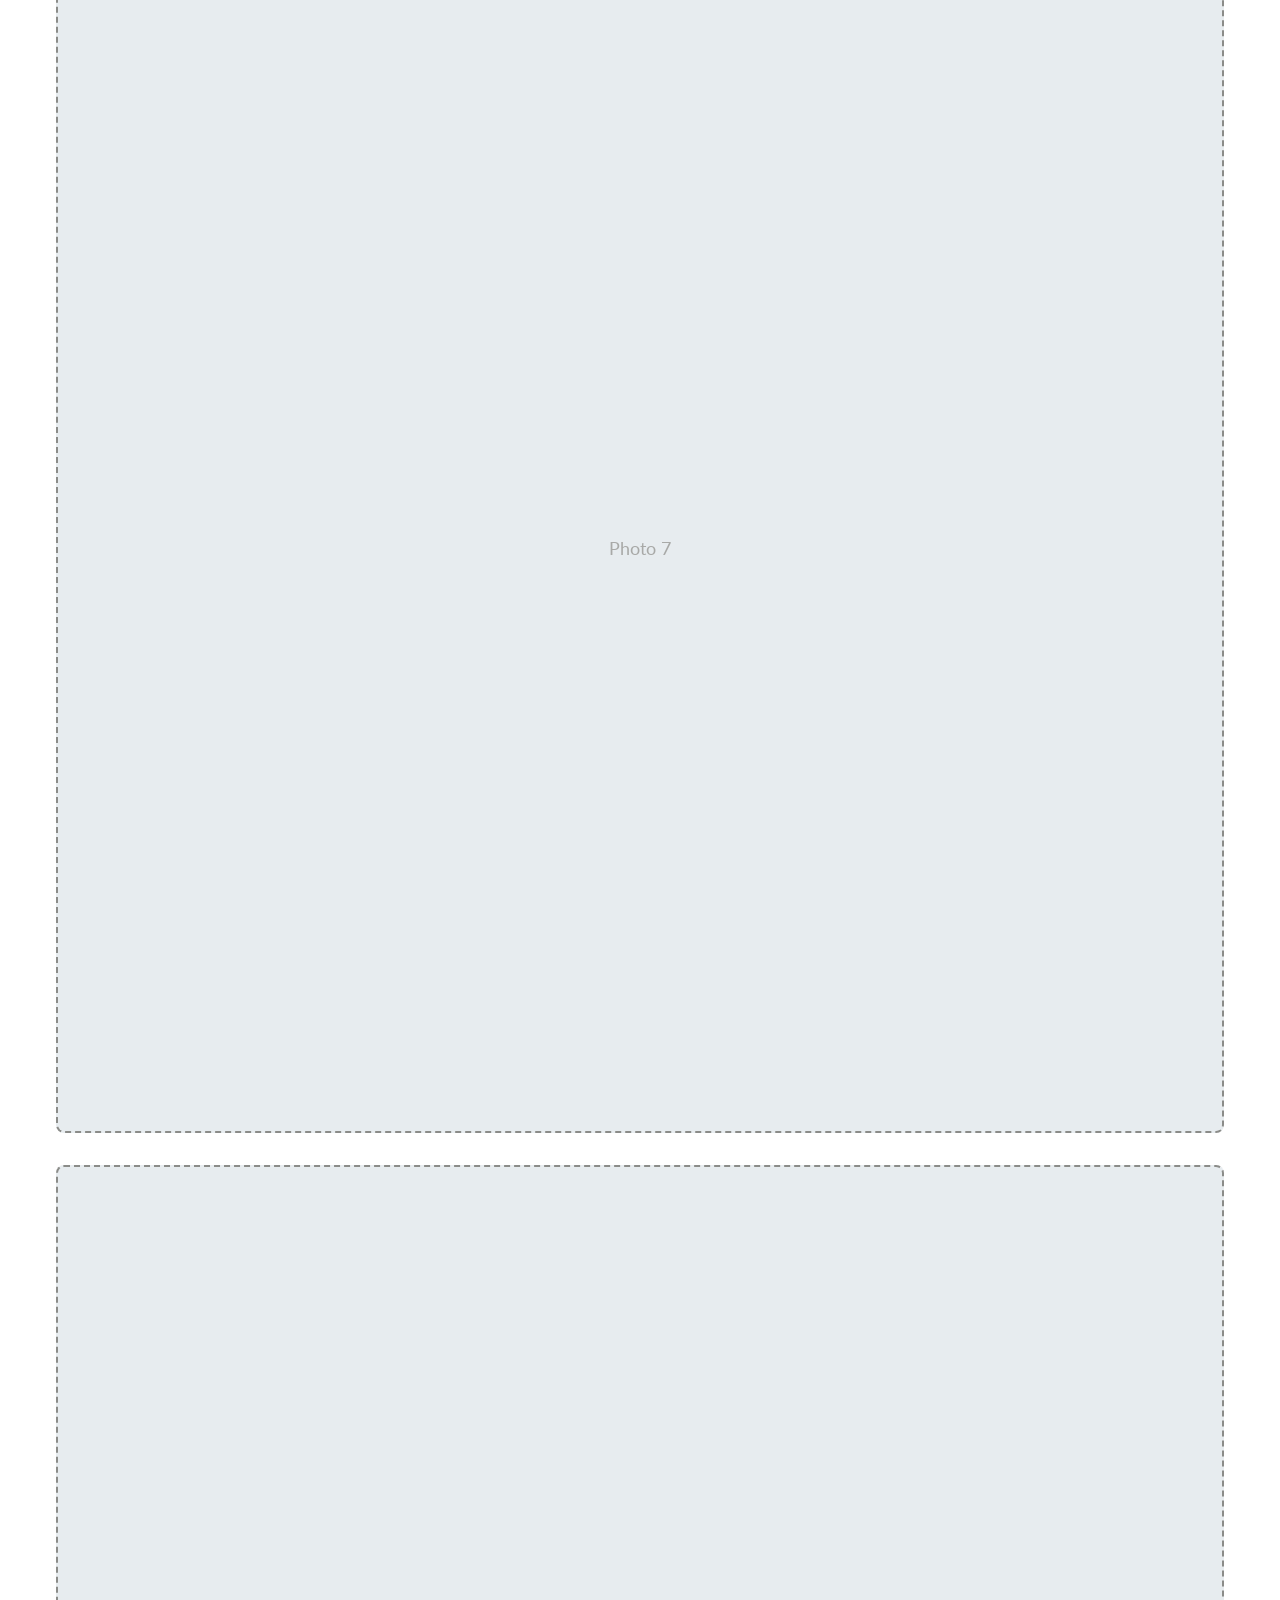
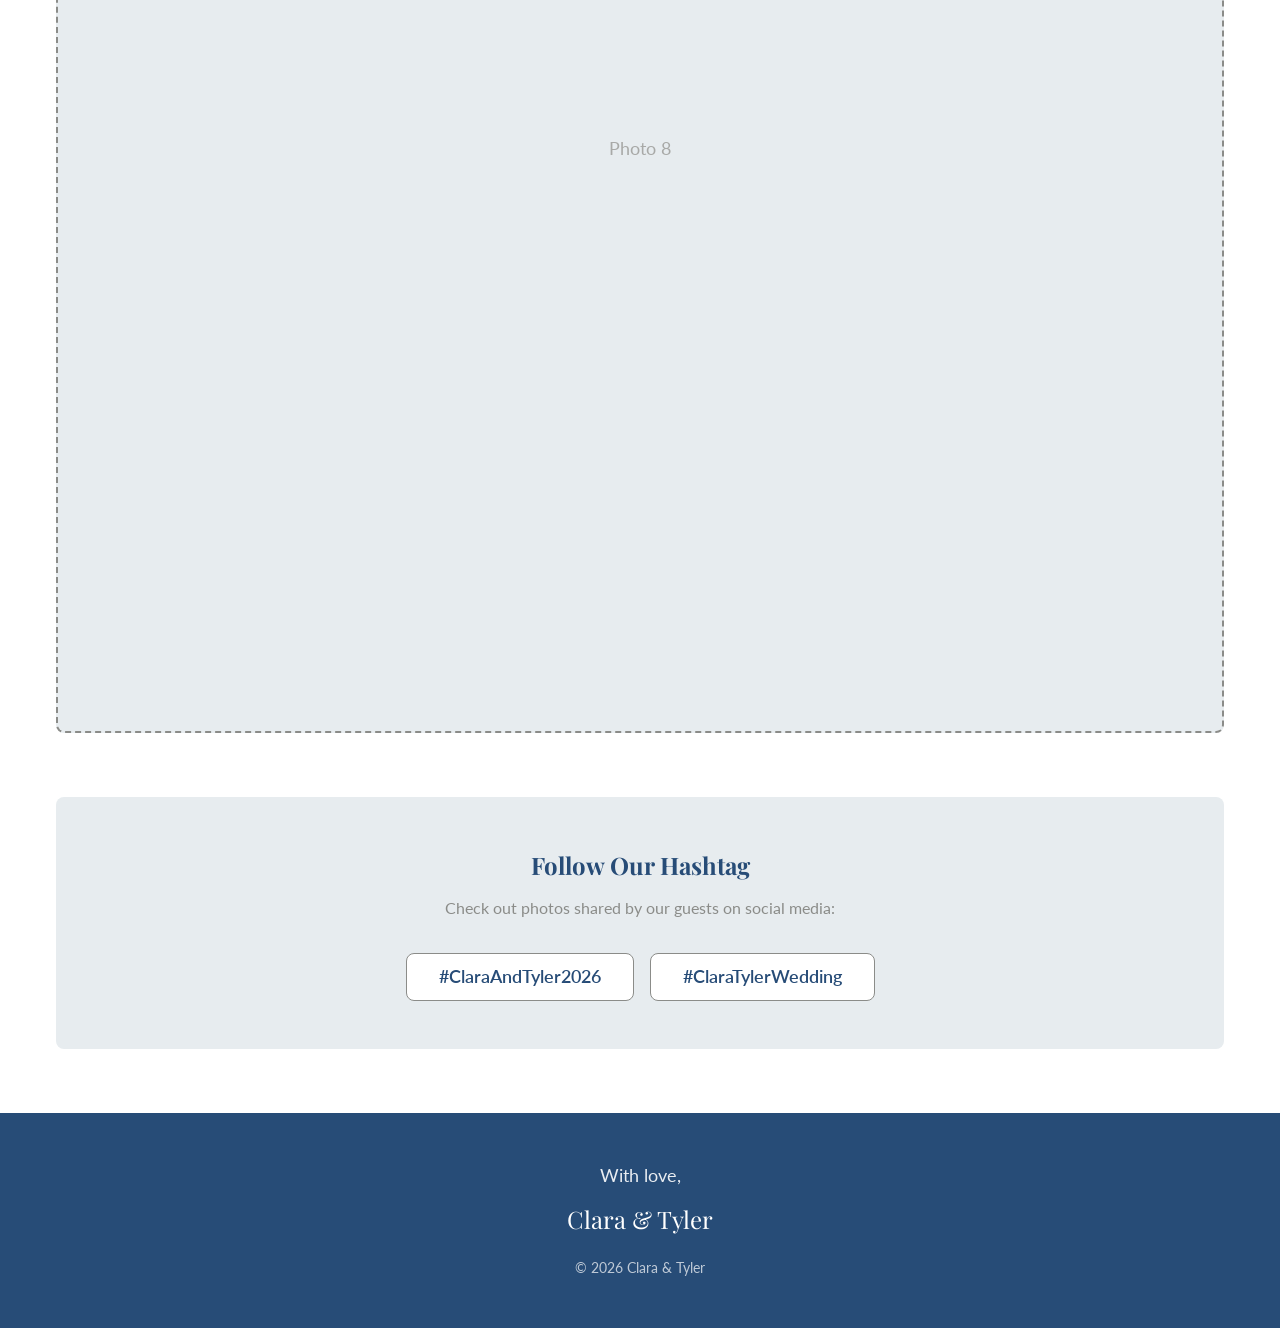
<file: photos.html>
<!DOCTYPE html>
<html lang="en">
<head>
    <meta charset="UTF-8">
    <meta name="viewport" content="width=device-width, initial-scale=1.0">
    <title>Photos – Clara & Tyler</title>
    <meta name="description" content="Share and view photos from Clara & Tyler's wedding">
    <link rel="preconnect" href="https://fonts.googleapis.com">
    <link rel="preconnect" href="https://fonts.gstatic.com" crossorigin>
    <link href="https://fonts.googleapis.com/css2?family=Playfair+Display:wght@400;500;600;700&family=Lato:wght@300;400;500;700&display=swap" rel="stylesheet">
    <link rel="stylesheet" href="styles.css">
</head>
<body>
    <nav class="navbar">
        <div class="nav-container">
            <a href="index.html" class="nav-logo">Clara & Tyler</a>
            <div class="nav-links">
                <a href="index.html" data-i18n="nav.home">Home</a>
                <a href="our-story.html" data-i18n="nav.ourStory">Our Story</a>
                <a href="events.html" data-i18n="nav.events">Events</a>
                <a href="travel.html" data-i18n="nav.travel">Travel</a>
                <a href="photos.html" class="active" data-i18n="nav.photos">Photos</a>
                <a href="rsvp.html" data-i18n="nav.rsvp">RSVP</a>
            </div>
            <div class="nav-right">
                <button class="lang-toggle" id="langToggle" aria-label="Toggle language">
                    <span data-i18n="lang.en">EN</span> / <span data-i18n="lang.ko">한국어</span>
                </button>
                <button class="mobile-menu-toggle" aria-label="Toggle menu">
                    <span></span>
                    <span></span>
                    <span></span>
                </button>
            </div>
        </div>
    </nav>

    <main>
        <section class="page-hero">
            <div class="container">
                <h1 class="page-title" data-i18n="photos.pageTitle">Photos</h1>
                <p class="page-subtitle" data-i18n="photos.pageSubtitle">Share your memories with us</p>
            </div>
        </section>

        <section class="photos-section">
            <div class="container">
                <div class="photos-intro">
                    <p data-i18n="photos.intro">
                        We'd love to see your photos from our wedding! Share your favorite moments using 
                        the hashtag <strong>#ClaraAndTyler2026</strong> on social media, or upload them directly 
                        to our photo gallery.
                    </p>
                </div>

                <div class="photos-upload">
                    <h3 data-i18n="photos.upload.title">Upload Your Photos</h3>
                    <p data-i18n="photos.upload.text">Have photos from the wedding? Share them with us!</p>
                    <form class="upload-form">
                        <input type="file" id="photo-upload" multiple accept="image/*" style="display: none;">
                        <label for="photo-upload" class="btn btn-primary" data-i18n="photos.upload.choose">Choose Photos</label>
                        <button type="submit" class="btn btn-secondary" data-i18n="photos.upload.submit">Upload</button>
                    </form>
                </div>

                <div class="photos-grid">
                    <div class="photo-placeholder">
                        <span>Photo 1</span>
                    </div>
                    <div class="photo-placeholder">
                        <span>Photo 2</span>
                    </div>
                    <div class="photo-placeholder">
                        <span>Photo 3</span>
                    </div>
                    <div class="photo-placeholder">
                        <span>Photo 4</span>
                    </div>
                    <div class="photo-placeholder">
                        <span>Photo 5</span>
                    </div>
                    <div class="photo-placeholder">
                        <span>Photo 6</span>
                    </div>
                    <div class="photo-placeholder">
                        <span>Photo 7</span>
                    </div>
                    <div class="photo-placeholder">
                        <span>Photo 8</span>
                    </div>
                </div>

                <div class="photos-social">
                    <h3 data-i18n="photos.social.title">Follow Our Hashtag</h3>
                    <p data-i18n="photos.social.text">Check out photos shared by our guests on social media:</p>
                    <div class="social-tags">
                        <span class="hashtag">#ClaraAndTyler2026</span>
                        <span class="hashtag">#ClaraTylerWedding</span>
                    </div>
                </div>
            </div>
        </section>
    </main>

    <footer class="footer">
        <div class="container">
            <p class="footer-text" data-i18n="footer.withLove">With love,</p>
            <p class="footer-names">Clara & Tyler</p>
            <p class="footer-copy">&copy; 2026 Clara & Tyler</p>
        </div>
    </footer>

    <script src="script.js"></script>
</body>
</html>
</file>
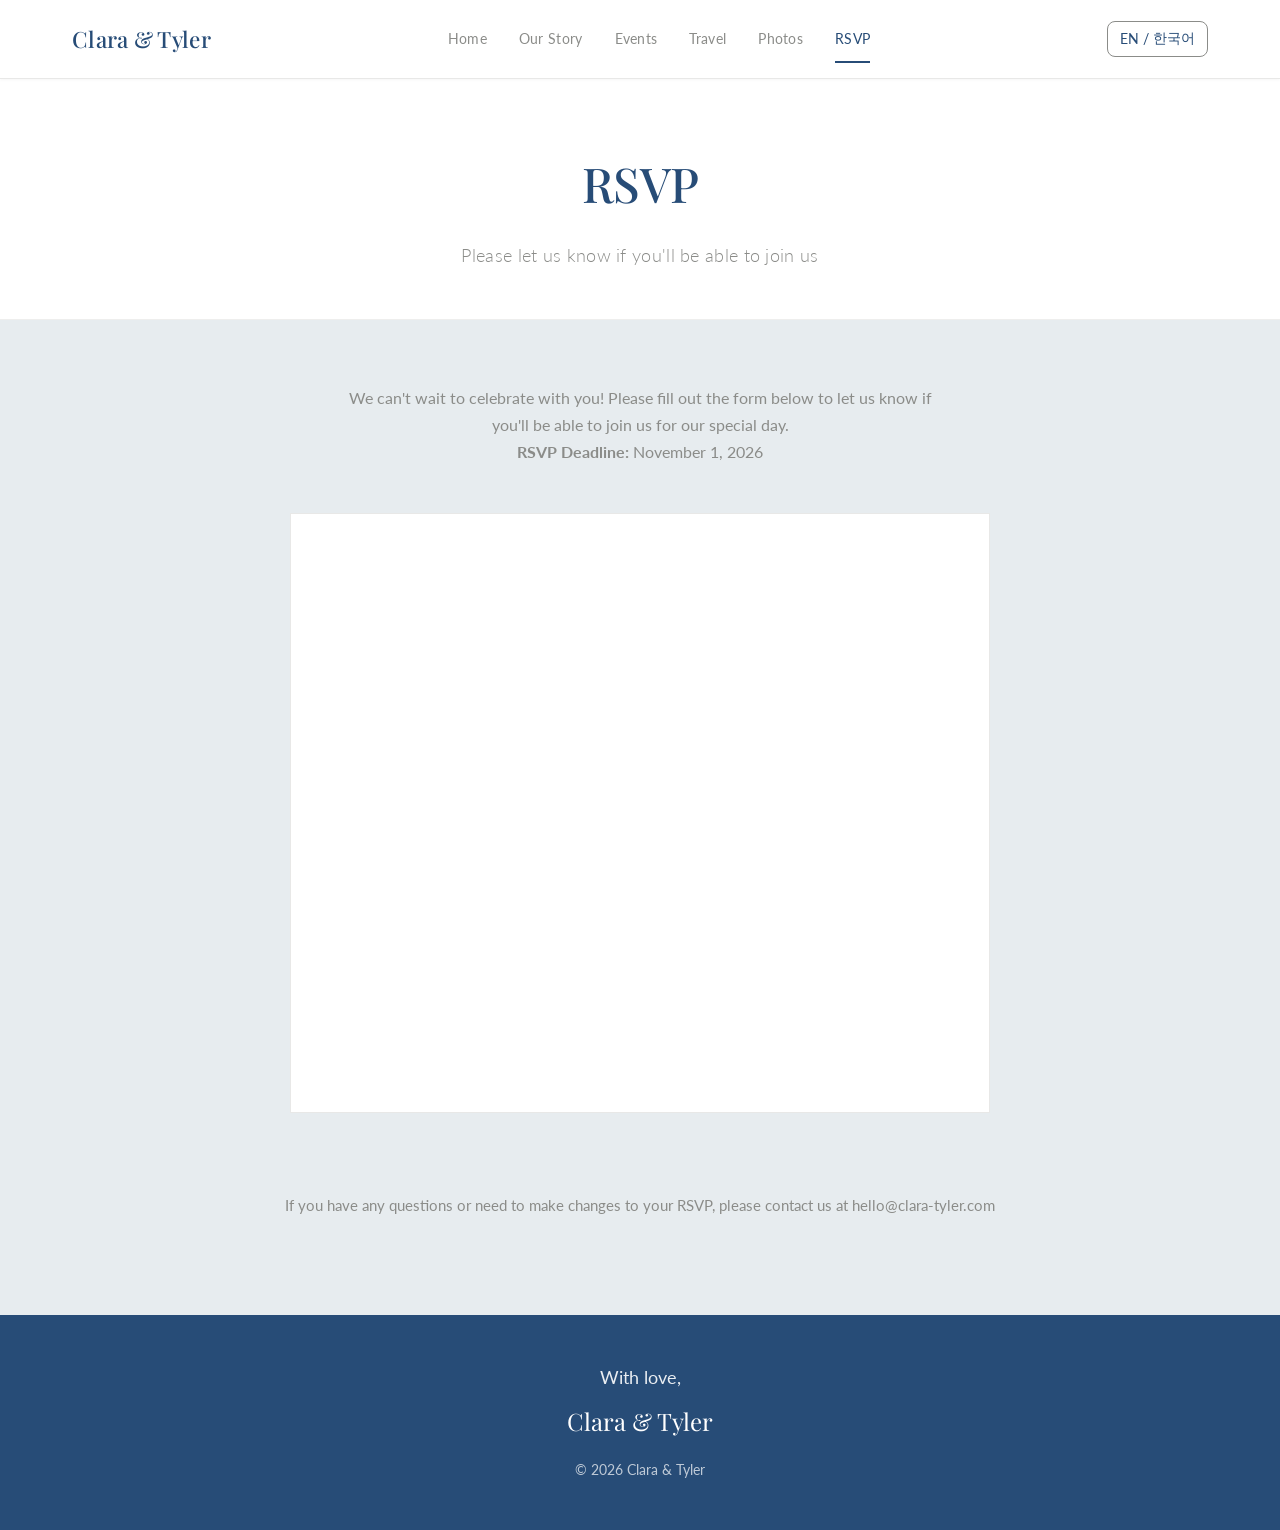
<file: rsvp.html>
<!DOCTYPE html>
<html lang="en">
<head>
    <meta charset="UTF-8">
    <meta name="viewport" content="width=device-width, initial-scale=1.0">
    <title>RSVP – Clara & Tyler</title>
    <meta name="description" content="RSVP for Clara & Tyler's wedding celebration">
    <link rel="preconnect" href="https://fonts.googleapis.com">
    <link rel="preconnect" href="https://fonts.gstatic.com" crossorigin>
    <link href="https://fonts.googleapis.com/css2?family=Playfair+Display:wght@400;500;600;700&family=Lato:wght@300;400;500;700&display=swap" rel="stylesheet">
    <link rel="stylesheet" href="styles.css">
</head>
<body>
    <nav class="navbar">
        <div class="nav-container">
            <a href="index.html" class="nav-logo">Clara & Tyler</a>
            <div class="nav-links">
                <a href="index.html" data-i18n="nav.home">Home</a>
                <a href="our-story.html" data-i18n="nav.ourStory">Our Story</a>
                <a href="events.html" data-i18n="nav.events">Events</a>
                <a href="travel.html" data-i18n="nav.travel">Travel</a>
                <a href="photos.html" data-i18n="nav.photos">Photos</a>
                <a href="rsvp.html" class="active" data-i18n="nav.rsvp">RSVP</a>
            </div>
            <div class="nav-right">
                <button class="lang-toggle" id="langToggle" aria-label="Toggle language">
                    <span data-i18n="lang.en">EN</span> / <span data-i18n="lang.ko">한국어</span>
                </button>
                <button class="mobile-menu-toggle" aria-label="Toggle menu">
                    <span></span>
                    <span></span>
                    <span></span>
                </button>
            </div>
        </div>
    </nav>

    <main>
        <section class="page-hero">
            <div class="container">
                <h1 class="page-title" data-i18n="rsvp.pageTitle">RSVP</h1>
                <p class="page-subtitle" data-i18n="rsvp.pageSubtitle">Please let us know if you'll be able to join us</p>
            </div>
        </section>

        <section class="rsvp-section">
            <div class="container">
                <div class="rsvp-intro">
                    <p data-i18n="rsvp.intro">
                        We can't wait to celebrate with you! Please fill out the form below to let us know 
                        if you'll be able to join us for our special day.
                    </p>
                    <p>
                        <strong data-i18n="rsvp.deadlineLabel">RSVP Deadline:</strong> <span data-i18n="rsvp.deadline">November 1, 2026</span>
                    </p>
                </div>

                <div class="rsvp-embed-container">
                    <div class="klaviyo-form-Rq8QHk"></div>
                </div>

                <div class="rsvp-note">
                    <p data-i18n="rsvp.note">
                        If you have any questions or need to make changes to your RSVP, please contact us at 
                        <a href="mailto:hello@clara-tyler.com">hello@clara-tyler.com</a>
                    </p>
                </div>
            </div>
        </section>
    </main>

    <footer class="footer">
        <div class="container">
            <p class="footer-text" data-i18n="footer.withLove">With love,</p>
            <p class="footer-names">Clara & Tyler</p>
            <p class="footer-copy">&copy; 2026 Clara & Tyler</p>
        </div>
    </footer>

    <script src="script.js"></script>
    <script async type='text/javascript' src='https://static.klaviyo.com/onsite/js/VN6F7w/klaviyo.js?company_id=VN6F7w'></script>
    <script type="text/javascript"> 
    //Initialize Klaviyo object on page load
    !function(){if(!window.klaviyo){window._klOnsite=window._klOnsite||[];try{window.klaviyo=new Proxy({},{get:function(n,i){return"push"===i?function(){var n;(n=window._klOnsite).push.apply(n,arguments)}:function(){for(var n=arguments.length,o=new Array(n),w=0;w<n;w++)o[w]=arguments[w];var t="function"==typeof o[o.length-1]?o.pop():void 0,e=new Promise((function(n){window._klOnsite.push([i].concat(o,[function(i){t&&t(i),n(i)}]))}));return e}}})}catch(n){window.klaviyo=window.klaviyo||[],window.klaviyo.push=function(){var n;(n=window._klOnsite).push.apply(n,arguments)}}}}(); 
    </script>
</body>
</html>
</file>
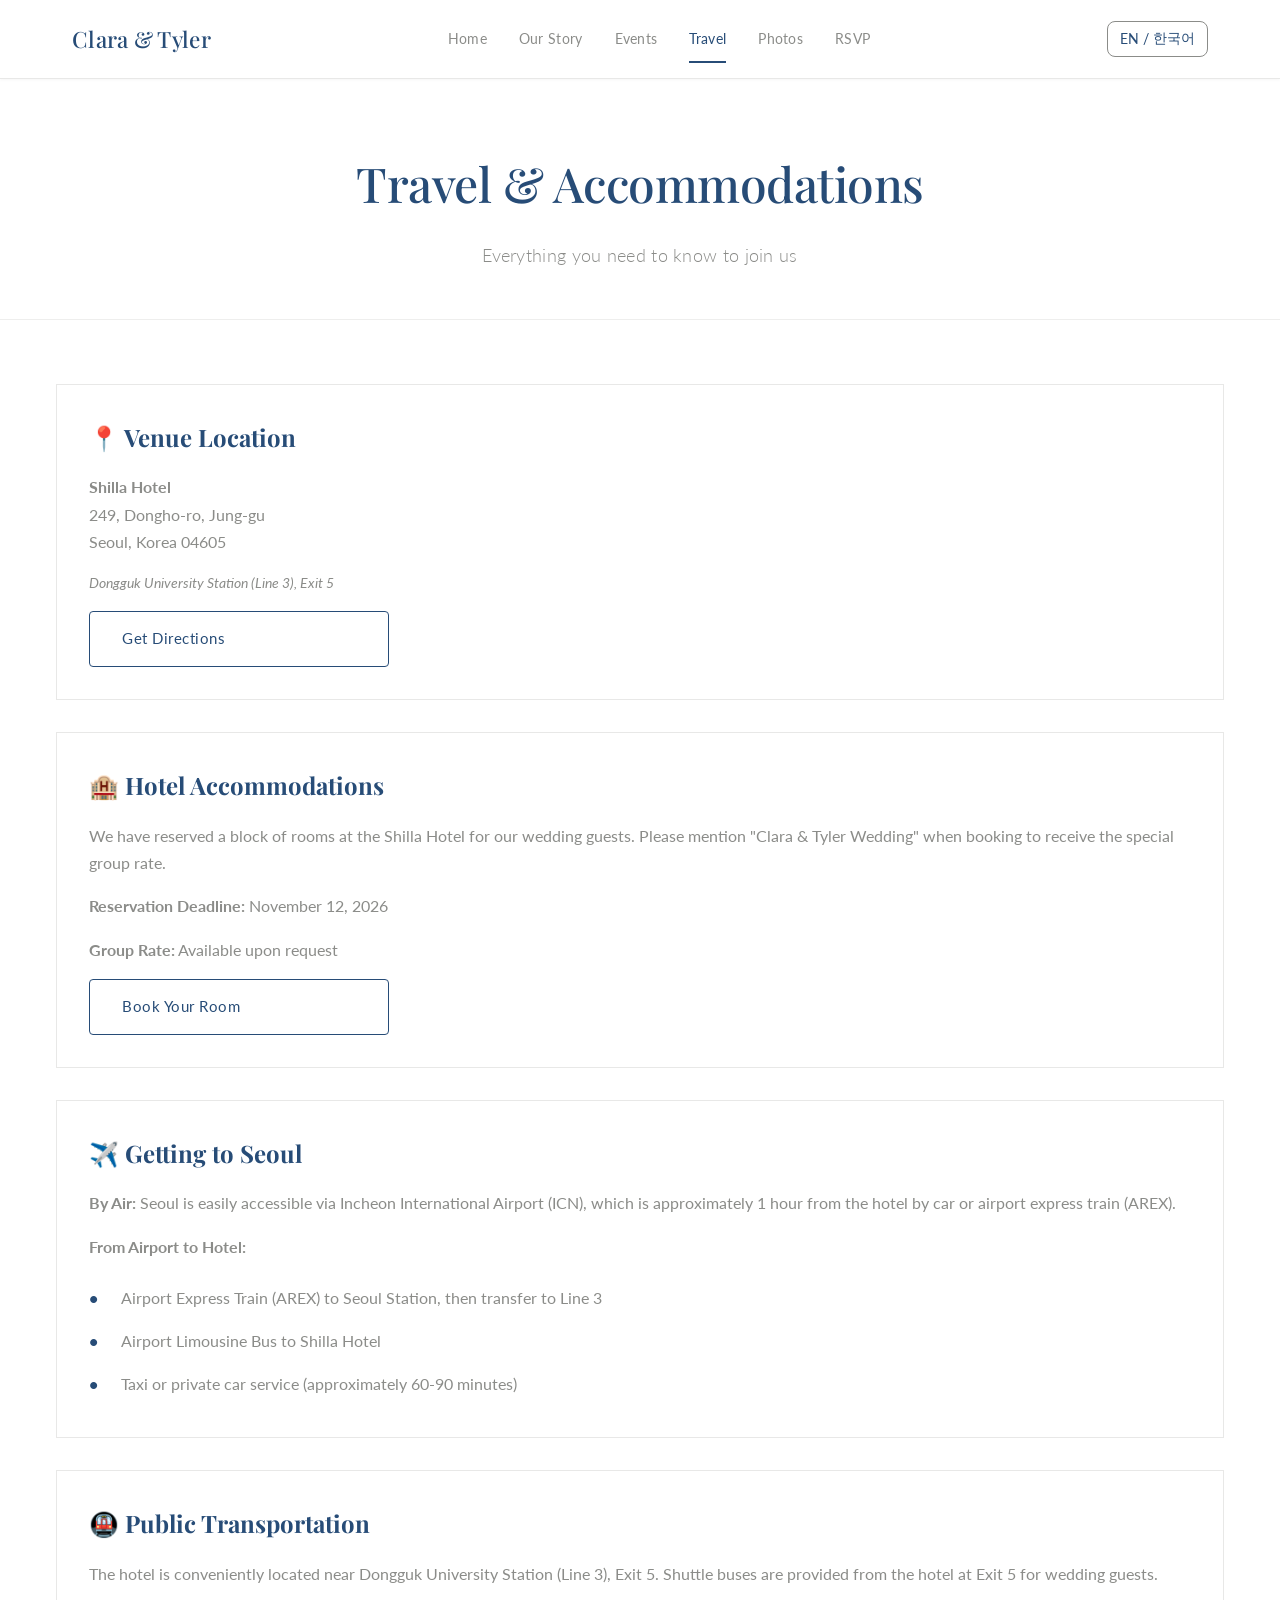
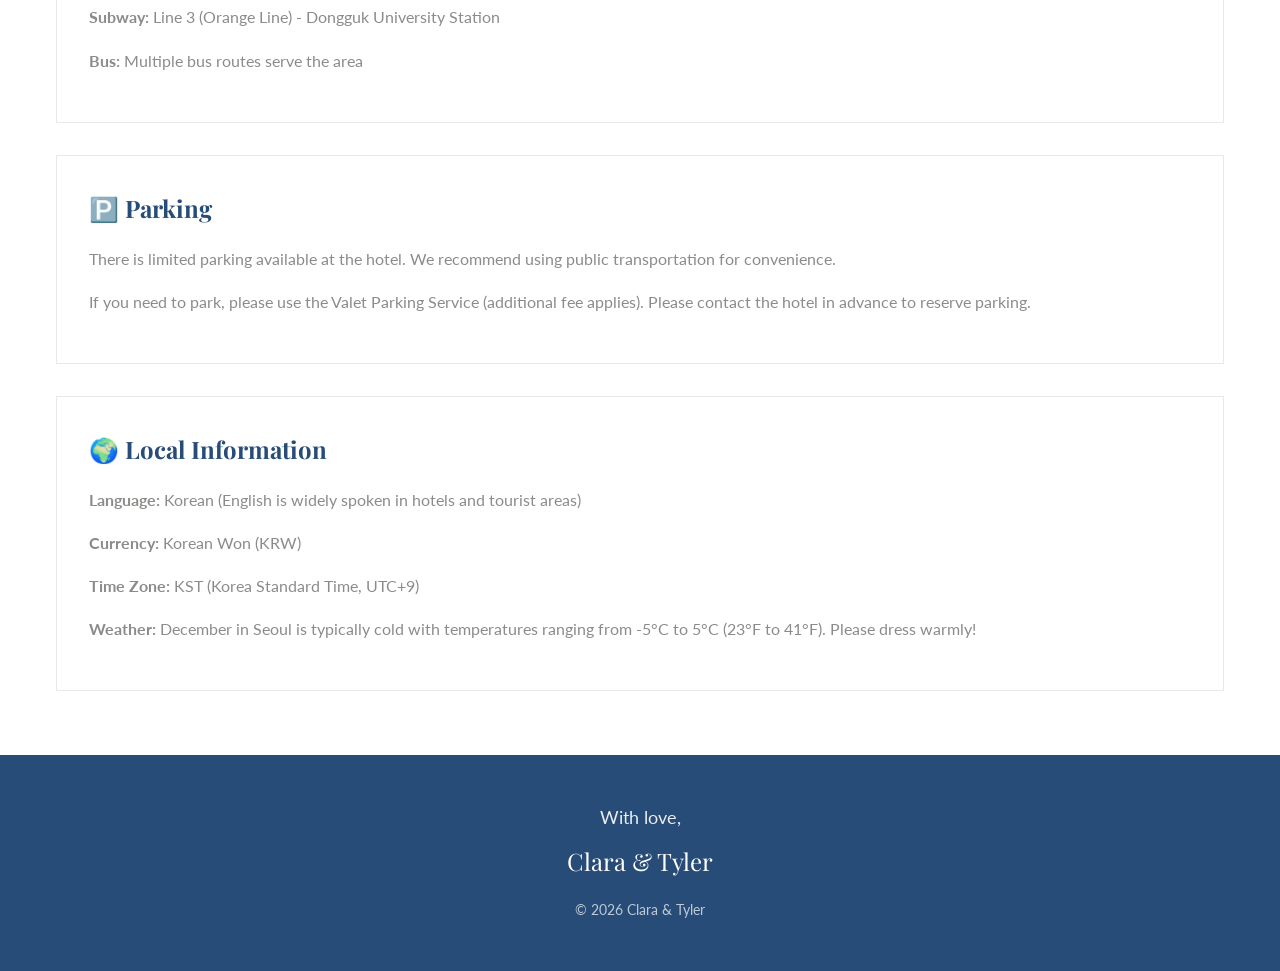
<file: travel.html>
<!DOCTYPE html>
<html lang="en">
<head>
    <meta charset="UTF-8">
    <meta name="viewport" content="width=device-width, initial-scale=1.0">
    <title>Travel & Accommodations – Clara & Tyler</title>
    <meta name="description" content="Travel information and accommodations for Clara & Tyler's wedding">
    <link rel="preconnect" href="https://fonts.googleapis.com">
    <link rel="preconnect" href="https://fonts.gstatic.com" crossorigin>
    <link href="https://fonts.googleapis.com/css2?family=Playfair+Display:wght@400;500;600;700&family=Lato:wght@300;400;500;700&display=swap" rel="stylesheet">
    <link rel="stylesheet" href="styles.css">
</head>
<body>
    <nav class="navbar">
        <div class="nav-container">
            <a href="index.html" class="nav-logo">Clara & Tyler</a>
            <div class="nav-links">
                <a href="index.html" data-i18n="nav.home">Home</a>
                <a href="our-story.html" data-i18n="nav.ourStory">Our Story</a>
                <a href="events.html" data-i18n="nav.events">Events</a>
                <a href="travel.html" class="active" data-i18n="nav.travel">Travel</a>
                <a href="photos.html" data-i18n="nav.photos">Photos</a>
                <a href="rsvp.html" data-i18n="nav.rsvp">RSVP</a>
            </div>
            <div class="nav-right">
                <button class="lang-toggle" id="langToggle" aria-label="Toggle language">
                    <span data-i18n="lang.en">EN</span> / <span data-i18n="lang.ko">한국어</span>
                </button>
                <button class="mobile-menu-toggle" aria-label="Toggle menu">
                    <span></span>
                    <span></span>
                    <span></span>
                </button>
            </div>
        </div>
    </nav>

    <main>
        <section class="page-hero">
            <div class="container">
                <h1 class="page-title" data-i18n="travel.pageTitle">Travel & Accommodations</h1>
                <p class="page-subtitle" data-i18n="travel.pageSubtitle">Everything you need to know to join us</p>
            </div>
        </section>

        <section class="travel-section">
            <div class="container">
                <div class="travel-content">
                    <div class="travel-card">
                        <h3 data-i18n="travel.venue.title">📍 Venue Location</h3>
                        <p><strong>Shilla Hotel</strong><br>
                        249, Dongho-ro, Jung-gu<br>
                        Seoul, Korea 04605</p>
                        <p class="travel-note">Dongguk University Station (Line 3), Exit 5</p>
                        <a href="https://maps.google.com" target="_blank" class="btn btn-outline" data-i18n="travel.venue.directions">Get Directions</a>
                    </div>
                    
                    <div class="travel-card">
                        <h3 data-i18n="travel.hotel.title">🏨 Hotel Accommodations</h3>
                        <p data-i18n="travel.hotel.text">We have reserved a block of rooms at the Shilla Hotel for our wedding guests. 
                        Please mention "Clara & Tyler Wedding" when booking to receive the special group rate.</p>
                        <p><strong data-i18n="travel.hotel.deadlineLabel">Reservation Deadline:</strong> <span data-i18n="travel.hotel.deadline">November 12, 2026</span></p>
                        <p><strong data-i18n="travel.hotel.rateLabel">Group Rate:</strong> <span data-i18n="travel.hotel.rate">Available upon request</span></p>
                        <a href="tel:+82-2-2233-3131" class="btn btn-outline" data-i18n="travel.hotel.book">Book Your Room</a>
                    </div>
                    
                    <div class="travel-card">
                        <h3 data-i18n="travel.airport.title">✈️ Getting to Seoul</h3>
                        <p><strong data-i18n="travel.airport.byAirLabel">By Air:</strong> <span data-i18n="travel.airport.byAir">Seoul is easily accessible via Incheon International Airport (ICN), 
                        which is approximately 1 hour from the hotel by car or airport express train (AREX).</span></p>
                        <p><strong data-i18n="travel.airport.fromAirportLabel">From Airport to Hotel:</strong></p>
                        <ul class="travel-list">
                            <li data-i18n="travel.airport.option1">Airport Express Train (AREX) to Seoul Station, then transfer to Line 3</li>
                            <li data-i18n="travel.airport.option2">Airport Limousine Bus to Shilla Hotel</li>
                            <li data-i18n="travel.airport.option3">Taxi or private car service (approximately 60-90 minutes)</li>
                        </ul>
                    </div>

                    <div class="travel-card">
                        <h3 data-i18n="travel.transport.title">🚇 Public Transportation</h3>
                        <p data-i18n="travel.transport.text">The hotel is conveniently located near Dongguk University Station (Line 3), Exit 5. 
                        Shuttle buses are provided from the hotel at Exit 5 for wedding guests.</p>
                        <p><strong data-i18n="travel.transport.subwayLabel">Subway:</strong> <span data-i18n="travel.transport.subway">Line 3 (Orange Line) - Dongguk University Station</span></p>
                        <p><strong data-i18n="travel.transport.busLabel">Bus:</strong> <span data-i18n="travel.transport.bus">Multiple bus routes serve the area</span></p>
                    </div>

                    <div class="travel-card">
                        <h3 data-i18n="travel.parking.title">🅿️ Parking</h3>
                        <p data-i18n="travel.parking.text1">There is limited parking available at the hotel. We recommend using public transportation 
                        for convenience.</p>
                        <p data-i18n="travel.parking.text2">If you need to park, please use the Valet Parking Service (additional fee applies). 
                        Please contact the hotel in advance to reserve parking.</p>
                    </div>

                    <div class="travel-card">
                        <h3 data-i18n="travel.local.title">🌍 Local Information</h3>
                        <p><strong data-i18n="travel.local.languageLabel">Language:</strong> <span data-i18n="travel.local.language">Korean (English is widely spoken in hotels and tourist areas)</span></p>
                        <p><strong data-i18n="travel.local.currencyLabel">Currency:</strong> <span data-i18n="travel.local.currency">Korean Won (KRW)</span></p>
                        <p><strong data-i18n="travel.local.timezoneLabel">Time Zone:</strong> <span data-i18n="travel.local.timezone">KST (Korea Standard Time, UTC+9)</span></p>
                        <p><strong data-i18n="travel.local.weatherLabel">Weather:</strong> <span data-i18n="travel.local.weather">December in Seoul is typically cold with temperatures ranging 
                        from -5°C to 5°C (23°F to 41°F). Please dress warmly!</span></p>
                    </div>
                </div>
            </div>
        </section>
    </main>

    <footer class="footer">
        <div class="container">
            <p class="footer-text" data-i18n="footer.withLove">With love,</p>
            <p class="footer-names">Clara & Tyler</p>
            <p class="footer-copy">&copy; 2026 Clara & Tyler</p>
        </div>
    </footer>

    <script src="script.js"></script>
</body>
</html>
</file>
<file: styles.css>
* {
    margin: 0;
    padding: 0;
  box-sizing: border-box;
}

:root {
    --color-primary: #274C77;
    --color-primary-dark: #1e3a5a;
    --color-primary-light: #4a6fa5;
    --color-text: #274C77;
    --color-text-light: #8B8C89;
    --color-text-lighter: #a8a9a7;
    --color-bg: #E7ECEF;
    --color-white: #ffffff;
    --color-border: #8B8C89;
    --color-overlay: rgba(39, 76, 119, 0.3);
    --font-serif: 'Playfair Display', serif;
    --font-sans: 'Lato', sans-serif;
    --spacing-xs: 0.5rem;
    --spacing-sm: 1rem;
    --spacing-md: 2rem;
    --spacing-lg: 3rem;
    --spacing-xl: 4rem;
    --spacing-xxl: 6rem;
    --border-radius: 8px;
    --border-radius-lg: 16px;
    --shadow-sm: 0 2px 8px rgba(0, 0, 0, 0.08);
    --shadow-md: 0 4px 16px rgba(0, 0, 0, 0.12);
    --shadow-lg: 0 8px 32px rgba(0, 0, 0, 0.16);
    --transition: all 0.3s ease;
}

html {
    scroll-behavior: smooth;
}

body {
    font-family: var(--font-sans);
    line-height: 1.7;
    color: var(--color-text);
    background-color: var(--color-white);
    -webkit-font-smoothing: antialiased;
    -moz-osx-font-smoothing: grayscale;
    font-size: 16px;
}

.container {
    max-width: 1200px;
    margin: 0 auto;
    padding: 0 var(--spacing-md);
}

/* Navigation */
.navbar {
    background: var(--color-white);
    border-bottom: 1px solid rgba(139, 140, 137, 0.2);
    padding: 1.25rem 0;
    position: sticky;
    top: 0;
    z-index: 1000;
    box-shadow: 0 1px 3px rgba(0, 0, 0, 0.04);
}

.nav-container {
    max-width: 1200px;
    margin: 0 auto;
    padding: 0 var(--spacing-md);
    display: flex;
    justify-content: space-between;
    align-items: center;
}

.nav-logo {
    font-family: var(--font-serif);
    font-size: 1.4rem;
    font-weight: 500;
    color: var(--color-text);
    text-decoration: none;
    letter-spacing: 0.3px;
}

.nav-links {
    display: flex;
    gap: var(--spacing-md);
}

.nav-links a {
    color: var(--color-text-light);
    text-decoration: none;
    font-weight: 400;
    font-size: 0.9rem;
    letter-spacing: 0.3px;
    transition: var(--transition);
    position: relative;
    padding: 0.25rem 0;
}

.nav-right {
    display: flex;
    align-items: center;
    gap: var(--spacing-sm);
}

.lang-toggle {
    background: none;
    border: 1px solid var(--color-border);
    padding: 0.5rem 0.75rem;
    border-radius: var(--border-radius);
    font-size: 0.85rem;
    color: var(--color-text);
    cursor: pointer;
    transition: var(--transition);
    font-family: var(--font-sans);
    display: flex;
    align-items: center;
    gap: 0.25rem;
}

.lang-toggle:hover {
    background: var(--color-primary);
    color: var(--color-white);
    border-color: var(--color-primary);
}

.nav-links a:hover,
.nav-links a.active {
    color: var(--color-primary);
}

.nav-links a.active::after {
    content: '';
    position: absolute;
    bottom: -8px;
    left: 0;
    right: 0;
    height: 2px;
    background: var(--color-primary);
}

.mobile-menu-toggle {
    display: none;
  flex-direction: column;
    gap: 4px;
    background: none;
    border: none;
    cursor: pointer;
    padding: 8px;
}

.mobile-menu-toggle span {
    width: 24px;
    height: 2px;
    background: var(--color-text);
    transition: var(--transition);
}

@media (max-width: 768px) {
    .nav-links.mobile-open {
        display: flex;
        flex-direction: column;
        position: absolute;
        top: 100%;
        left: 0;
        right: 0;
        background: var(--color-white);
        border-top: 1px solid var(--color-border);
        padding: var(--spacing-sm);
        box-shadow: var(--shadow-md);
    }
}

/* Hero Section */
.hero-section {
    position: relative;
    min-height: 100vh;
    display: flex;
    align-items: center;
    justify-content: center;
    text-align: center;
    background: var(--color-white);
    overflow: hidden;
}

.hero-overlay {
    position: absolute;
    inset: 0;
    background: transparent;
    pointer-events: none;
}

.hero-content {
  position: relative;
  z-index: 1;
    padding: var(--spacing-xl) var(--spacing-md);
    max-width: 800px;
}

.hero-names {
    font-family: var(--font-serif);
    font-size: clamp(2.5rem, 7vw, 5rem);
    font-weight: 500;
    color: var(--color-text);
    margin-bottom: var(--spacing-md);
    line-height: 1.15;
    letter-spacing: -0.5px;
}

.hero-names .name {
    display: inline-block;
}

.hero-names .ampersand {
  display: inline-block;
    margin: 0 0.5rem;
  font-style: italic;
    color: var(--color-primary);
    font-size: 0.7em;
}

.hero-date {
    font-size: clamp(1.1rem, 2.5vw, 1.5rem);
    color: var(--color-text);
    margin-bottom: var(--spacing-xs);
    font-weight: 300;
    letter-spacing: 1.5px;
    text-transform: uppercase;
}

.hero-location {
    font-size: clamp(1rem, 2.5vw, 1.25rem);
    color: var(--color-text-light);
    margin-bottom: var(--spacing-lg);
    font-weight: 300;
}

.hero-cta {
    display: flex;
    gap: var(--spacing-sm);
    justify-content: center;
    flex-wrap: wrap;
}

.scroll-indicator {
    position: absolute;
    bottom: var(--spacing-lg);
    left: 50%;
    transform: translateX(-50%);
    color: var(--color-text-light);
    animation: bounce 2s infinite;
}

.scroll-indicator svg {
    width: 24px;
    height: 24px;
}

@keyframes bounce {
    0%, 20%, 50%, 80%, 100% {
        transform: translateX(-50%) translateY(0);
    }
    40% {
        transform: translateX(-50%) translateY(-10px);
    }
    60% {
        transform: translateX(-50%) translateY(-5px);
    }
}

/* Buttons */
.btn {
    display: inline-block;
    padding: 0.875rem 2rem;
    border-radius: 4px;
    font-weight: 400;
    text-decoration: none;
    border: none;
    cursor: pointer;
    transition: var(--transition);
    font-size: 0.95rem;
    font-family: var(--font-sans);
    letter-spacing: 0.5px;
}

.btn-primary {
    background-color: var(--color-primary);
    color: var(--color-white);
}

.btn-primary:hover {
    background-color: var(--color-primary-dark);
    transform: translateY(-1px);
    box-shadow: 0 4px 12px rgba(39, 76, 119, 0.25);
}

.btn-secondary {
    background-color: transparent;
    color: var(--color-text);
    border: 1.5px solid var(--color-text);
}

.btn-secondary:hover {
    background-color: var(--color-text);
    color: var(--color-white);
}

.btn-outline {
    background-color: transparent;
    color: var(--color-primary);
    border: 1.5px solid var(--color-primary);
}

.btn-outline:hover {
    background-color: var(--color-primary);
    color: var(--color-white);
}

.btn-large {
    padding: 1rem 2.5rem;
    font-size: 1.1rem;
}

/* Section Styles */
section {
    padding: var(--spacing-xl) 0;
}

.section-title {
    font-family: var(--font-serif);
    font-size: clamp(1.875rem, 4vw, 2.25rem);
    font-weight: 500;
    color: var(--color-text);
    text-align: center;
    margin-bottom: var(--spacing-md);
    letter-spacing: -0.3px;
}

/* Welcome Section */
.welcome-section {
    background: var(--color-white);
    text-align: center;
    padding: var(--spacing-xl) 0;
}

.welcome-content {
    max-width: 700px;
  margin: 0 auto;
}

.welcome-text {
    font-size: 1.1rem;
    color: var(--color-text-light);
    line-height: 1.8;
    margin-bottom: var(--spacing-sm);
}

/* Save the Date Section */
.save-date-section {
    background: var(--color-white);
    border-top: 1px solid rgba(139, 140, 137, 0.15);
    border-bottom: 1px solid rgba(139, 140, 137, 0.15);
}

.save-date-card {
    max-width: 500px;
    margin: 0 auto;
    background: var(--color-white);
    border-radius: 0;
    padding: var(--spacing-xl);
    box-shadow: none;
    border: 1px solid rgba(139, 140, 137, 0.2);
    text-align: center;
}

.save-date-content h2 {
    font-family: var(--font-serif);
    font-size: 1.5rem;
    margin-bottom: var(--spacing-md);
    color: var(--color-text);
}

.date-display {
    margin: var(--spacing-md) 0;
}

.date-month {
    font-size: 1.25rem;
    text-transform: uppercase;
    letter-spacing: 2px;
    color: var(--color-text-light);
    margin-bottom: var(--spacing-xs);
}

.date-day {
    font-family: var(--font-serif);
    font-size: 4rem;
    font-weight: 700;
    color: var(--color-primary);
    line-height: 1;
}

.date-year {
    font-size: 1.25rem;
    color: var(--color-text-light);
    margin-top: var(--spacing-xs);
}

.save-date-location {
    font-size: 1.1rem;
    color: var(--color-text-light);
    margin: var(--spacing-md) 0;
}

/* Story Section */
.story-section {
    background: var(--color-white);
}

.story-content {
    max-width: 800px;
    margin: 0 auto;
}

.story-text {
    font-size: 1.1rem;
    color: var(--color-text-light);
    line-height: 1.8;
}

.story-text p {
    margin-bottom: var(--spacing-md);
}

/* Events Preview Section */
.events-preview-section {
    background: var(--color-bg);
}

.events-grid {
  display: grid;
    grid-template-columns: repeat(auto-fit, minmax(250px, 1fr));
    gap: var(--spacing-md);
    margin-bottom: var(--spacing-lg);
}

.event-preview-card {
    background: var(--color-white);
    padding: var(--spacing-lg);
    border-radius: var(--border-radius);
    text-align: center;
    box-shadow: var(--shadow-sm);
    transition: var(--transition);
}

.event-preview-card:hover {
    transform: translateY(-4px);
    box-shadow: var(--shadow-md);
}

.event-icon {
    font-size: 3rem;
    margin-bottom: var(--spacing-sm);
}

.event-preview-card h3 {
    font-family: var(--font-serif);
    font-size: 1.5rem;
    margin-bottom: var(--spacing-sm);
    color: var(--color-text);
}

.event-time {
    font-size: 1.25rem;
    font-weight: 600;
    color: var(--color-primary);
    margin-bottom: var(--spacing-xs);
}

.event-date,
.event-location {
  font-size: 0.95rem;
    color: var(--color-text-light);
    margin-bottom: var(--spacing-xs);
}

.section-cta {
    text-align: center;
    margin-top: var(--spacing-lg);
}

/* Travel Section */
.travel-section {
    background: var(--color-white);
}

.travel-content {
    display: grid;
    grid-template-columns: repeat(auto-fit, minmax(280px, 1fr));
    gap: var(--spacing-md);
}

.travel-card {
    background: var(--color-white);
    padding: var(--spacing-md);
    border-radius: 0;
    border: 1px solid rgba(139, 140, 137, 0.2);
}

.travel-card h3 {
    font-family: var(--font-serif);
    font-size: 1.5rem;
    margin-bottom: var(--spacing-sm);
    color: var(--color-text);
}

.travel-card p {
    color: var(--color-text-light);
    line-height: 1.7;
    margin-bottom: var(--spacing-sm);
}

.travel-note {
  font-size: 0.9rem;
    font-style: italic;
    color: var(--color-text-lighter);
}

/* Registry Section */
.registry-section {
    background: var(--color-bg);
}

.registry-intro {
    text-align: center;
    color: var(--color-text-light);
    max-width: 600px;
    margin: 0 auto var(--spacing-lg);
    font-size: 1.1rem;
}

.registry-grid {
  display: grid;
    grid-template-columns: repeat(auto-fit, minmax(250px, 1fr));
    gap: var(--spacing-md);
    max-width: 600px;
    margin: 0 auto;
}

.registry-card {
    background: var(--color-white);
    padding: var(--spacing-lg);
    border-radius: var(--border-radius);
    text-align: center;
    text-decoration: none;
    color: var(--color-text);
    box-shadow: var(--shadow-sm);
    transition: var(--transition);
}

.registry-card:hover {
    transform: translateY(-4px);
    box-shadow: var(--shadow-md);
}

.registry-icon {
    font-size: 3rem;
    margin-bottom: var(--spacing-sm);
}

.registry-card h3 {
    font-family: var(--font-serif);
    font-size: 1.25rem;
    margin-bottom: var(--spacing-xs);
}

.registry-card p {
    color: var(--color-text-light);
    font-size: 0.9rem;
}

/* Photos Section */
.photos-section {
    background: var(--color-white);
}

.photos-intro {
    text-align: center;
    color: var(--color-text-light);
    margin-bottom: var(--spacing-lg);
    font-size: 1.1rem;
}

.photos-grid {
  display: grid;
    grid-template-columns: repeat(auto-fit, minmax(250px, 1fr));
    gap: var(--spacing-md);
}

.photo-placeholder {
    aspect-ratio: 1;
    background: var(--color-bg);
    border-radius: var(--border-radius);
    display: flex;
    align-items: center;
    justify-content: center;
    color: var(--color-text-lighter);
    font-size: 1.1rem;
    border: 2px dashed var(--color-border);
}

/* RSVP Section */
.rsvp-section {
    background: var(--color-bg);
}

.rsvp-intro {
    text-align: center;
    color: var(--color-text-light);
    max-width: 600px;
    margin: 0 auto var(--spacing-lg);
    font-size: 1rem;
    line-height: 1.7;
}

.rsvp-form-container {
    max-width: 600px;
    margin: 0 auto;
}

.rsvp-embed-container {
    max-width: 700px;
    margin: 0 auto;
    background: var(--color-white);
    border-radius: 0;
    box-shadow: none;
    padding: 0;
    min-height: 600px;
    border: 1px solid rgba(139, 140, 137, 0.2);
}

.rsvp-embed-container .klaviyo-form {
    width: 100%;
}

.rsvp-iframe {
    width: 100%;
    height: 100%;
    min-height: 800px;
    border: none;
  display: block;
}

.rsvp-form {
    background: var(--color-white);
    padding: var(--spacing-lg);
    border-radius: var(--border-radius-lg);
    box-shadow: var(--shadow-md);
}

.form-group {
    margin-bottom: var(--spacing-md);
}

.form-group label {
    display: block;
    margin-bottom: var(--spacing-xs);
    font-weight: 500;
    color: var(--color-text);
}

.form-group input,
.form-group select,
.form-group textarea {
  width: 100%;
    padding: 0.75rem;
    border: 1px solid var(--color-border);
    border-radius: var(--border-radius);
    font-family: var(--font-sans);
    font-size: 1rem;
    transition: var(--transition);
}

.form-group input:focus,
.form-group select:focus,
.form-group textarea:focus {
  outline: none;
    border-color: var(--color-primary);
    box-shadow: 0 0 0 3px rgba(39, 76, 119, 0.1);
}

.form-group textarea {
    resize: vertical;
}

.form-status {
    margin-top: var(--spacing-sm);
    text-align: center;
    font-size: 0.9rem;
    min-height: 1.5rem;
}

.form-status.success {
    color: #15803d;
}

.form-status.error {
  color: #b91c1c;
}

/* Footer */
.footer {
    background: var(--color-text);
    color: var(--color-white);
    padding: var(--spacing-lg) 0;
    text-align: center;
}

.footer-text {
    font-size: 1.1rem;
    margin-bottom: var(--spacing-xs);
    color: rgba(255, 255, 255, 0.9);
}

.footer-names {
    font-family: var(--font-serif);
    font-size: 1.5rem;
    margin-bottom: var(--spacing-sm);
}

.footer-copy {
    font-size: 0.9rem;
    color: rgba(255, 255, 255, 0.7);
}

/* Page Hero (for individual pages) */
.page-hero {
    background: var(--color-white);
    padding: var(--spacing-xl) 0 var(--spacing-lg);
    text-align: center;
    border-bottom: 1px solid rgba(139, 140, 137, 0.15);
}

.page-title {
    font-family: var(--font-serif);
    font-size: clamp(2.25rem, 5vw, 3rem);
    font-weight: 500;
    color: var(--color-text);
    margin-bottom: var(--spacing-sm);
    letter-spacing: -0.5px;
}

.page-subtitle {
    font-size: 1.1rem;
    color: var(--color-text-light);
    font-weight: 300;
    letter-spacing: 0.3px;
}

/* Quick Links Section */
.quick-links-section {
    background: var(--color-white);
    padding: var(--spacing-xl) 0;
}

.quick-links-grid {
    display: grid;
    grid-template-columns: repeat(auto-fit, minmax(250px, 1fr));
    gap: var(--spacing-md);
}

.quick-link-card {
    background: var(--color-white);
    padding: var(--spacing-lg);
    border-radius: 0;
    text-align: center;
    text-decoration: none;
    color: var(--color-text);
    box-shadow: none;
    border: 1px solid rgba(139, 140, 137, 0.2);
    transition: var(--transition);
}

.quick-link-card:hover {
    transform: translateY(-2px);
    box-shadow: 0 4px 12px rgba(0, 0, 0, 0.08);
    border-color: var(--color-primary);
}

.quick-link-icon {
    font-size: 3rem;
    margin-bottom: var(--spacing-sm);
}

.quick-link-card h3 {
    font-family: var(--font-serif);
    font-size: 1.5rem;
    margin-bottom: var(--spacing-xs);
    color: var(--color-text);
}

.quick-link-card p {
    color: var(--color-text-light);
    font-size: 0.95rem;
}

/* Story Timeline */
.story-timeline {
    max-width: 800px;
    margin: 0 auto;
    position: relative;
    padding-left: var(--spacing-md);
}

.story-timeline::before {
    content: '';
    position: absolute;
    left: 0;
    top: 0;
    bottom: 0;
    width: 2px;
    background: var(--color-primary-light);
}

.timeline-item {
    position: relative;
    margin-bottom: var(--spacing-xl);
    padding-left: var(--spacing-lg);
}

.timeline-item::before {
    content: '';
    position: absolute;
    left: -6px;
    top: 0;
    width: 14px;
    height: 14px;
    border-radius: 50%;
    background: var(--color-primary);
    border: 3px solid var(--color-white);
    box-shadow: 0 0 0 2px var(--color-primary);
}

.timeline-year {
    font-family: var(--font-serif);
    font-size: 1.5rem;
    font-weight: 600;
    color: var(--color-primary);
    margin-bottom: var(--spacing-xs);
}

.timeline-content h3 {
    font-family: var(--font-serif);
    font-size: 1.5rem;
    margin-bottom: var(--spacing-sm);
    color: var(--color-text);
}

.timeline-content p {
    color: var(--color-text-light);
    line-height: 1.8;
}

.story-intro {
    font-size: 1.2rem;
    color: var(--color-text-light);
    line-height: 1.8;
    margin-bottom: var(--spacing-lg);
    text-align: center;
}

.story-closing {
    margin-top: var(--spacing-xl);
    padding-top: var(--spacing-lg);
    border-top: 1px solid var(--color-border);
    text-align: center;
}

.story-closing p {
    color: var(--color-text-light);
    line-height: 1.8;
    margin-bottom: var(--spacing-sm);
}

.story-signature {
    font-family: var(--font-serif);
    font-size: 1.1rem;
    color: var(--color-text);
    margin-top: var(--spacing-md);
}

/* Events Timeline */
.events-timeline {
  display: flex;
  flex-direction: column;
    gap: var(--spacing-lg);
    margin: 0 auto var(--spacing-lg);
    max-width: 800px;
}

.event-card {
    display: flex;
    gap: var(--spacing-md);
    background: var(--color-white);
    border: 1px solid rgba(139, 140, 137, 0.2);
    border-radius: 0;
    padding: var(--spacing-md);
    box-shadow: none;
    transition: var(--transition);
}

.event-card:hover {
    transform: translateY(-2px);
    box-shadow: 0 4px 12px rgba(0, 0, 0, 0.08);
    border-color: var(--color-primary);
}

.event-date {
    display: flex;
    flex-direction: column;
    align-items: center;
    justify-content: center;
    min-width: 100px;
    padding: var(--spacing-sm);
    background: var(--color-primary);
    border-radius: 0;
    color: var(--color-white);
    text-align: center;
}

.date-day {
    font-size: 2rem;
    font-weight: 700;
    line-height: 1;
    font-family: var(--font-serif);
}

.date-month {
    font-size: 0.9rem;
    text-transform: uppercase;
    letter-spacing: 1px;
    margin-top: 4px;
}

.date-year {
  font-size: 0.85rem;
    opacity: 0.9;
    margin-top: 2px;
}

.event-content {
    flex: 1;
}

.event-badge {
    display: inline-block;
    background: rgba(39, 76, 119, 0.1);
    color: var(--color-primary);
    padding: 4px 12px;
    border-radius: 20px;
    font-size: 0.75rem;
    font-weight: 600;
    text-transform: uppercase;
    letter-spacing: 0.5px;
    margin-bottom: var(--spacing-sm);
}

.event-content h3 {
    font-family: var(--font-serif);
    font-size: 1.75rem;
    font-weight: 600;
    color: var(--color-text);
    margin-bottom: var(--spacing-sm);
}

.event-details {
    display: flex;
    flex-direction: column;
    gap: var(--spacing-xs);
    margin-bottom: var(--spacing-sm);
}

.detail-item {
    display: flex;
    align-items: center;
    gap: var(--spacing-xs);
    color: var(--color-text-light);
    font-size: 0.95rem;
}

.icon {
    width: 18px;
    height: 18px;
    stroke-width: 2;
    flex-shrink: 0;
    color: var(--color-primary);
}

.event-description {
    color: var(--color-text-light);
    line-height: 1.7;
    margin-top: var(--spacing-sm);
}

.events-cta {
    text-align: center;
    margin-top: var(--spacing-xl);
}

/* Travel List */
.travel-list {
    list-style: none;
    padding-left: 0;
    margin-top: var(--spacing-sm);
}

.travel-list li {
    padding: var(--spacing-xs) 0;
    padding-left: var(--spacing-md);
  position: relative;
    color: var(--color-text-light);
}

.travel-list li::before {
    content: '•';
    position: absolute;
    left: 0;
    color: var(--color-primary);
    font-weight: bold;
}

/* Registry Link */
.registry-link {
    display: inline-block;
    margin-top: var(--spacing-sm);
    color: var(--color-primary);
    font-weight: 600;
    font-size: 0.95rem;
}

.registry-note {
    margin-top: var(--spacing-xl);
    padding: var(--spacing-md);
    background: var(--color-bg);
    border-radius: var(--border-radius);
    text-align: center;
}

.registry-note p {
    color: var(--color-text-light);
    line-height: 1.7;
    margin-bottom: var(--spacing-sm);
}

/* Photos Upload */
.photos-upload {
    background: var(--color-bg);
    padding: var(--spacing-md);
    border-radius: var(--border-radius);
    margin-bottom: var(--spacing-lg);
    text-align: center;
}

.photos-upload h3 {
    font-family: var(--font-serif);
    font-size: 1.5rem;
    margin-bottom: var(--spacing-xs);
    color: var(--color-text);
}

.photos-upload p {
    color: var(--color-text-light);
    margin-bottom: var(--spacing-md);
}

.upload-form {
  display: flex;
    gap: var(--spacing-sm);
    justify-content: center;
  flex-wrap: wrap;
}

.photos-social {
    margin-top: var(--spacing-xl);
    text-align: center;
    padding: var(--spacing-lg);
    background: var(--color-bg);
    border-radius: var(--border-radius);
}

.photos-social h3 {
    font-family: var(--font-serif);
    font-size: 1.5rem;
    margin-bottom: var(--spacing-xs);
    color: var(--color-text);
}

.photos-social p {
    color: var(--color-text-light);
    margin-bottom: var(--spacing-md);
}

.social-tags {
    display: flex;
    gap: var(--spacing-sm);
  justify-content: center;
    flex-wrap: wrap;
}

.hashtag {
    display: inline-block;
    padding: var(--spacing-xs) var(--spacing-md);
    background: var(--color-white);
    border: 1px solid var(--color-border);
    border-radius: var(--border-radius);
    color: var(--color-primary);
    font-weight: 600;
    font-size: 1.1rem;
}

/* Form Hint */
.form-hint {
    display: block;
    margin-top: var(--spacing-xs);
    font-size: 0.85rem;
    color: var(--color-text-lighter);
}

/* RSVP Note */
.rsvp-note {
    margin-top: var(--spacing-lg);
    padding: var(--spacing-md) 0;
    background: transparent;
    border-radius: 0;
    text-align: center;
}

.rsvp-note p {
    color: var(--color-text-light);
    line-height: 1.7;
    font-size: 0.95rem;
}

.rsvp-note a {
    color: var(--color-primary);
    text-decoration: none;
    font-weight: 600;
}

.rsvp-note a:hover {
    text-decoration: underline;
}

/* Responsive */
@media (max-width: 768px) {
    .nav-links {
        display: none;
    }

    .nav-links.mobile-open {
        display: flex;
        flex-direction: column;
        position: absolute;
        top: 100%;
        left: 0;
        right: 0;
        background: var(--color-white);
        border-top: 1px solid var(--color-border);
        padding: var(--spacing-sm);
        box-shadow: var(--shadow-md);
    }

    .mobile-menu-toggle {
        display: flex;
    }

    .lang-toggle {
        font-size: 0.75rem;
        padding: 0.4rem 0.6rem;
    }
}

    .hero-section {
        min-height: 90vh;
    }

    .hero-cta {
        flex-direction: column;
        align-items: center;
    }

    .btn {
        width: 100%;
        max-width: 300px;
    }

    section {
        padding: var(--spacing-xl) 0;
    }

    .container {
        padding: 0 var(--spacing-sm);
    }

    .events-grid,
    .travel-content,
    .registry-grid,
    .photos-grid,
    .quick-links-grid {
        grid-template-columns: 1fr;
    }

    .rsvp-embed-container {
        min-height: 600px;
    }

    .rsvp-iframe {
        min-height: 600px;
    }

    .event-card {
        flex-direction: column;
    }

    .event-date {
        flex-direction: row;
        justify-content: center;
        min-width: auto;
        padding: var(--spacing-sm) var(--spacing-md);
    }

    .date-day {
        font-size: 1.5rem;
        margin-right: var(--spacing-xs);
    }

    .date-month,
    .date-year {
        margin-left: var(--spacing-xs);
    }
}

@media (max-width: 480px) {
    .hero-names {
        font-size: 2.5rem;
    }

    .save-date-card {
        padding: var(--spacing-md);
    }

    .date-day {
        font-size: 3rem;
    }
}
</file>
